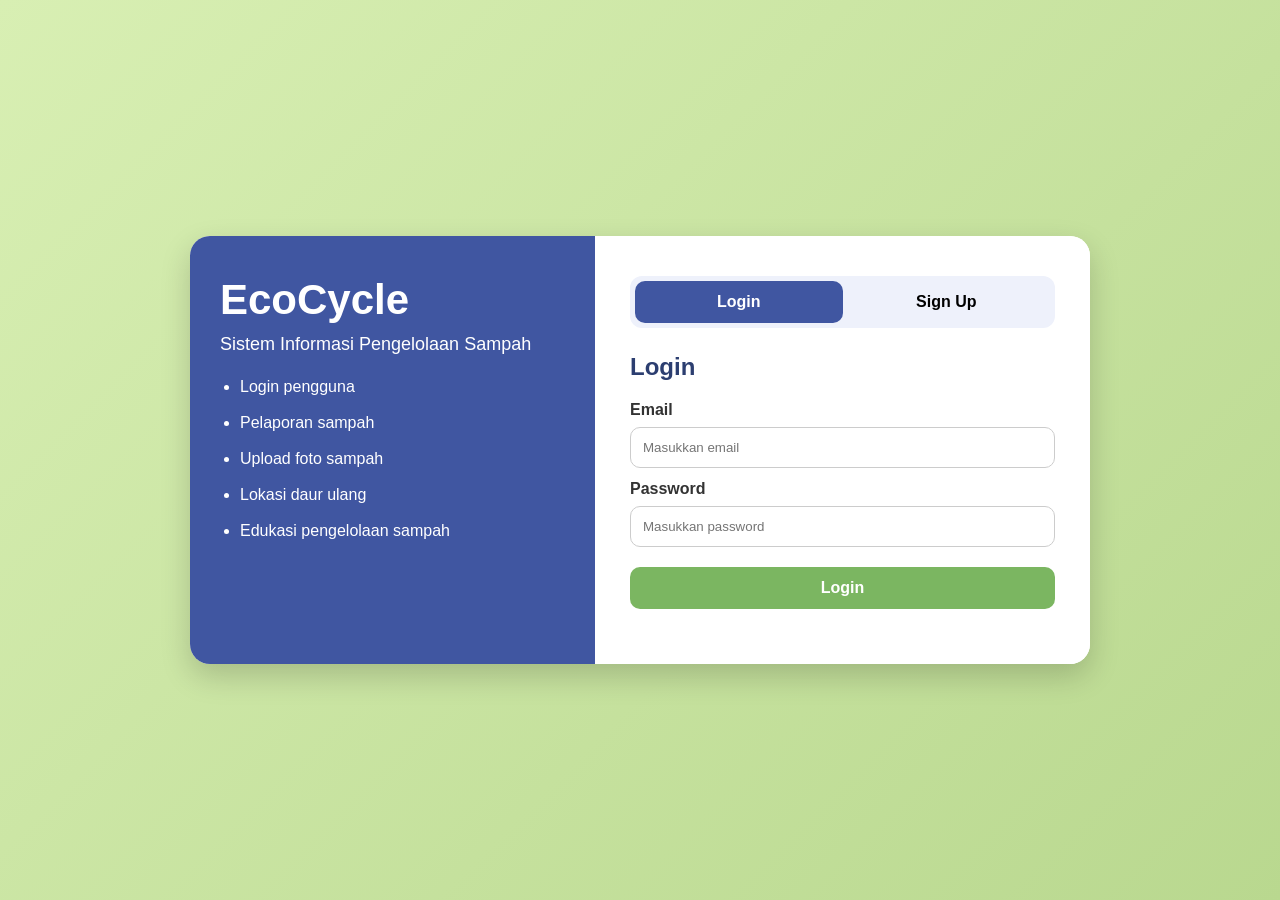
<file: index.html>
<!DOCTYPE html>
<html lang="id">
<head>
  <meta charset="UTF-8">
  <meta name="viewport" content="width=device-width, initial-scale=1.0">
  <title>EcoCycle - Login & Sign Up</title>
  <link rel="stylesheet" href="style.css">
</head>
<body>

  <div class="container">
    <div class="left-panel">
      <h1>EcoCycle</h1>
      <p>Sistem Informasi Pengelolaan Sampah</p>

      <ul>
        <li>Login pengguna</li>
        <li>Pelaporan sampah</li>
        <li>Upload foto sampah</li>
        <li>Lokasi daur ulang</li>
        <li>Edukasi pengelolaan sampah</li>
      </ul>
    </div>

    <div class="right-panel">
      <div class="tab-menu">
        <button id="btnLogin" class="active">Login</button>
        <button id="btnSignup">Sign Up</button>
      </div>

      <form id="loginForm" class="form active">
        <h2>Login</h2>

        <label for="loginEmail">Email</label>
        <input type="email" id="loginEmail" placeholder="Masukkan email">

        <label for="loginPassword">Password</label>
        <input type="password" id="loginPassword" placeholder="Masukkan password">

        <button type="submit" class="submit-btn">Login</button>
        <p id="loginMessage"></p>
      </form>

      <form id="signupForm" class="form">
        <h2>Sign Up</h2>

        <label for="signupName">Nama</label>
        <input type="text" id="signupName" placeholder="Masukkan nama">

        <label for="signupEmail">Email</label>
        <input type="email" id="signupEmail" placeholder="Masukkan email">

        <label for="signupPassword">Password</label>
        <input type="password" id="signupPassword" placeholder="Masukkan password">

        <button type="submit" class="submit-btn">Sign Up</button>
        <p id="signupMessage"></p>
      </form>
    </div>
  </div>

  <script src="script.js"></script>
</body>
</html>
</file>
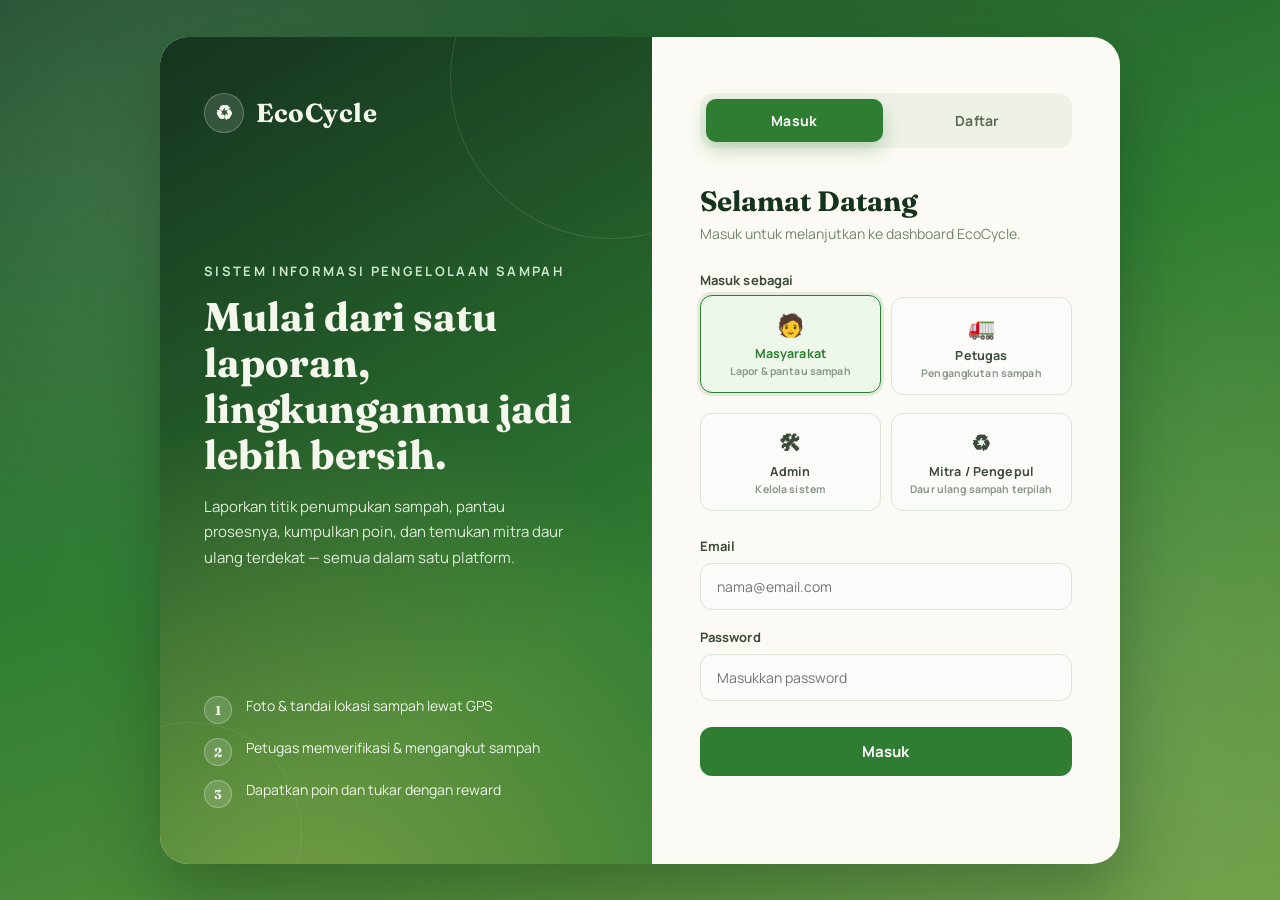
<file: EcoCycle Fixxx/index.html>
<!DOCTYPE html>
<html lang="id">
<head>
  <meta charset="UTF-8">
  <meta name="viewport" content="width=device-width, initial-scale=1.0">
  <title>EcoCycle - Login & Daftar</title>
  <link rel="stylesheet" href="assets/css/style2.css">
</head>

<body class="auth-body">
  <div class="auth-shell">
    <div class="auth-brand">

      <div class="brand-mark"><span class="leaf">♻</span>EcoCycle</div>
      <div class="brand-copy">
        <div class="eyebrow">Sistem Informasi Pengelolaan Sampah</div>
        <h1>Mulai dari satu laporan, lingkunganmu jadi lebih bersih.</h1>
        <p>Laporkan titik penumpukan sampah, pantau prosesnya, kumpulkan poin, dan temukan mitra daur ulang terdekat — semua dalam satu platform.</p>
      </div>
      <div class="brand-steps">
        <div class="brand-step"><span class="num">1</span><span>Foto &amp; tandai lokasi sampah lewat GPS</span></div>
        <div class="brand-step"><span class="num">2</span><span>Petugas memverifikasi &amp; mengangkut sampah</span></div>
        <div class="brand-step">
          <span class="num">3</span>
          <span>Dapatkan poin dan tukar dengan reward</span>
        </div>
      </div>
    </div>

    <div class="auth-forms">
      <div class="tab-menu">
        <button id="btnLogin" class="active">Masuk</button>
        <button id="btnSignup">Daftar</button>
      </div>

      <form id="loginForm" class="form active">
        <h2>Selamat Datang</h2>
        <p class="subtitle">Masuk untuk melanjutkan ke dashboard EcoCycle.</p>

        <div class="role-field">
          <label>Masuk sebagai</label>
          <div class="role-grid" id="loginRoleGrid">
            <label class="role-card selected" data-role="masyarakat">
              <input type="radio" name="loginRole" value="masyarakat" checked>
              <span class="role-icon">🧑</span>
              <span class="role-name">Masyarakat</span>
              <span class="role-desc">Lapor & pantau sampah</span>
            </label>
            <label class="role-card" data-role="petugas">
              <input type="radio" name="loginRole" value="petugas">
              <span class="role-icon">🚛</span>
              <span class="role-name">Petugas</span>
              <span class="role-desc">Pengangkutan sampah</span>
            </label>
            <label class="role-card" data-role="admin">
              <input type="radio" name="loginRole" value="admin">
              <span class="role-icon">🛠</span>
              <span class="role-name">Admin</span>
              <span class="role-desc">Kelola sistem</span>
            </label>
            <label class="role-card" data-role="pengepul">
              <input type="radio" name="loginRole" value="pengepul">
              <span class="role-icon">♻</span>
              <span class="role-name">Mitra / Pengepul</span>
              <span class="role-desc">Daur ulang sampah terpilah</span>
            </label>
          </div>
        </div>

        <div class="field">
          <label for="loginEmail">Email</label>
          <input type="email" id="loginEmail" placeholder="nama@email.com" required>
        </div>
        <div class="field">
          <label for="loginPassword">Password</label>
          <input type="password" id="loginPassword" placeholder="Masukkan password" required>
        </div>
        <button type="submit" class="submit-btn">Masuk</button>
        <p id="loginMessage"></p>
      </form>

      <form id="signupForm" class="form">
        <h2>Buat Akun</h2>
        <p class="subtitle">Daftar gratis dan mulai berpartisipasi menjaga lingkungan.</p>

        <div class="role-field">
          <label>Daftar sebagai</label>
          <div class="role-grid" id="signupRoleGrid">
            <label class="role-card selected" data-role="masyarakat">
              <input type="radio" name="signupRole" value="masyarakat" checked>
              <span class="role-icon">🧑</span>
              <span class="role-name">Masyarakat</span>
              <span class="role-desc">Lapor & pantau sampah</span>
            </label>
            <label class="role-card" data-role="petugas">
              <input type="radio" name="signupRole" value="petugas">
              <span class="role-icon">🚛</span>
              <span class="role-name">Petugas</span>
              <span class="role-desc">Pengangkutan sampah</span>
            </label>
            <label class="role-card" data-role="pengepul">
              <input type="radio" name="signupRole" value="pengepul">
              <span class="role-icon">♻</span>
              <span class="role-name">Mitra / Pengepul</span>
              <span class="role-desc">Daur ulang sampah terpilah</span>
            </label>
          </div>
        </div>

        <div class="field">
          <label for="signupName">Nama Lengkap</label>
          <input type="text" id="signupName" placeholder="Nama kamu" required>
        </div>
        <div class="field">
          <label for="signupEmail">Email</label>
          <input type="email" id="signupEmail" placeholder="nama@email.com" required>
        </div>
        <div class="field">
          <label for="signupPassword">Password</label>
          <input type="password" id="signupPassword" placeholder="Buat password" required>
        </div>
        <button type="submit" class="submit-btn">Daftar</button>
        <p id="signupMessage"></p>
      </form>
    </div>

  </div>

  <script src="assets/js/script2.js"></script>
</body>
</html>
</file>
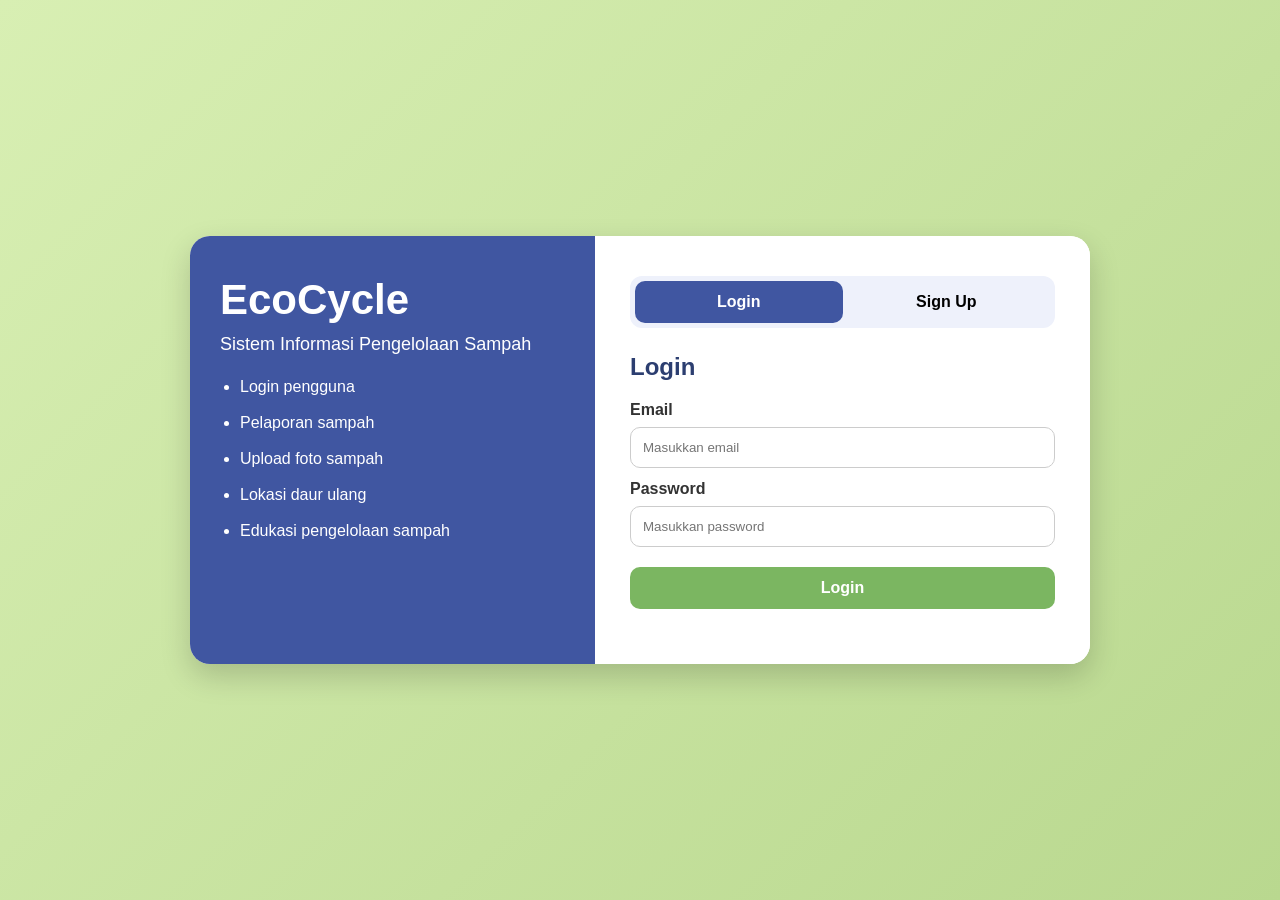
<file: dashboard.html>
<!DOCTYPE html>
<html lang="id">
<head>
  <meta charset="UTF-8">
  <meta name="viewport" content="width=device-width, initial-scale=1.0">
  <title>Dashboard EcoCycle</title>
  <style>
    * {
      margin: 0;
      padding: 0;
      box-sizing: border-box;
      font-family: Arial, sans-serif;
    }

    body {
      min-height: 100vh;
      background: linear-gradient(135deg, #d8efb3, #b9d88f);
      display: flex;
      justify-content: center;
      align-items: center;
      padding: 20px;
    }

    .box {
      width: 700px;
      max-width: 100%;
      background: white;
      border-radius: 18px;
      padding: 35px;
      box-shadow: 0 12px 30px rgba(0, 0, 0, 0.18);
    }

    h1 {
      color: #4056a1;
      margin-bottom: 15px;
    }

    p {
      margin-bottom: 12px;
      font-size: 16px;
    }

    .logout-btn {
      margin-top: 20px;
      padding: 12px 18px;
      border: none;
      background: #dc2626;
      color: white;
      border-radius: 10px;
      cursor: pointer;
      font-weight: bold;
    }

    .logout-btn:hover {
      background: #b91c1c;
    }
  </style>
</head>
<body>
  <div class="box">
    <h1>Dashboard EcoCycle</h1>
    <p id="userText"></p>
    <p>Selamat datang di website pengelolaan sampah.</p>
    <button class="logout-btn" onclick="logout()">Logout</button>
  </div>

  <script>
    let user = JSON.parse(localStorage.getItem("currentUser"));

    if (!user) {
      window.location = "index.html";
    } else {
      document.getElementById("userText").innerHTML = "Halo, " + user.name;
    }

    function logout() {
      localStorage.removeItem("currentUser");
      window.location = "index.html";
    }
  </script>
</body>
</html>
</file>
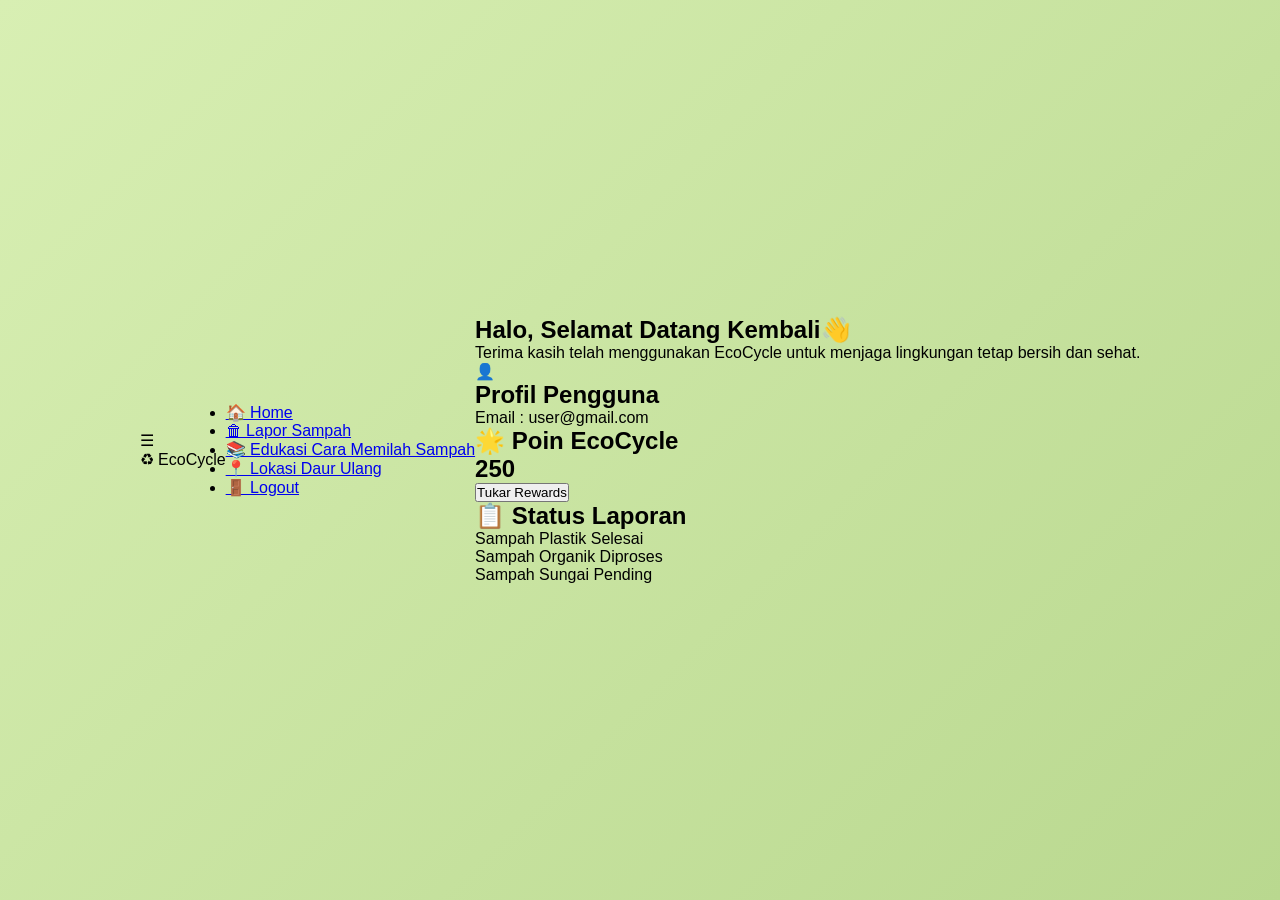
<file: dashboard2.html>
<!DOCTYPE html>
<html lang="id">
<head>
  <meta charset="UTF-8">
  <meta name="viewport" content="width=device-width, initial-scale=1.0">
  <title>EcoCycle Dashboard</title>
  <link rel="stylesheet" href="style.css">
</head>

<body class="dashboard-body">
  <nav class="navbar">
    <div class="left-navbar">
      <div class="menu-toggle" id="menuToggle">☰</div>
      <div class="logo">♻ EcoCycle</div>
    </div>
  </nav>

  <ul class="nav-menu" id="navMenu">
    <li>
      <a href="#">🏠 Home</a>
    </li>
    <li>
      <a href="#">🗑 Lapor Sampah</a>
    </li>
    <li>
      <a href="#">📚 Edukasi Cara Memilah Sampah</a>
    </li>
    <li>
      <a href="#">📍 Lokasi Daur Ulang</a>
    </li>
    <li>
      <a href="index.html">🚪 Logout</a>
    </li>
  </ul>

  <section class="dashboard-container">
    <div class="welcome-card">
      <h1>Halo, Selamat Datang Kembali👋</h1>
      <p>Terima kasih telah menggunakan EcoCycle untuk menjaga lingkungan tetap bersih dan sehat.</p>
    </div>

    <div class="profile-card">
      <div class="profile-left">
        <div class="profile-image">👤</div>
        <div>
          <h2>Profil Pengguna</h2>
          <p>Email : user@gmail.com</p>
        </div>
      </div>
    </div>

    <div class="point-card">
      <h2>🌟 Poin EcoCycle</h2>
      <h1>250</h1>
      <button>Tukar Rewards</button>
    </div>

    <div class="status-card">
      <h2>📋 Status Laporan</h2>
      <div class="status-item">
        <span>Sampah Plastik</span>
        <span class="status selesai">Selesai</span>
      </div>

      <div class="status-item">
        <span>Sampah Organik</span>
        <span class="status proses">Diproses</span>
      </div>

      <div class="status-item">
        <span>Sampah Sungai</span>
        <span class="status pending">Pending</span>
      </div>
    </div>
  </section>

  <script>
    let menuToggle = document.getElementById("menuToggle");
    let navMenu = document.getElementById("navMenu");
    menuToggle.onclick = function () {
      navMenu.classList.toggle("show");
    };
  </script>

</body>
</html>
</file>
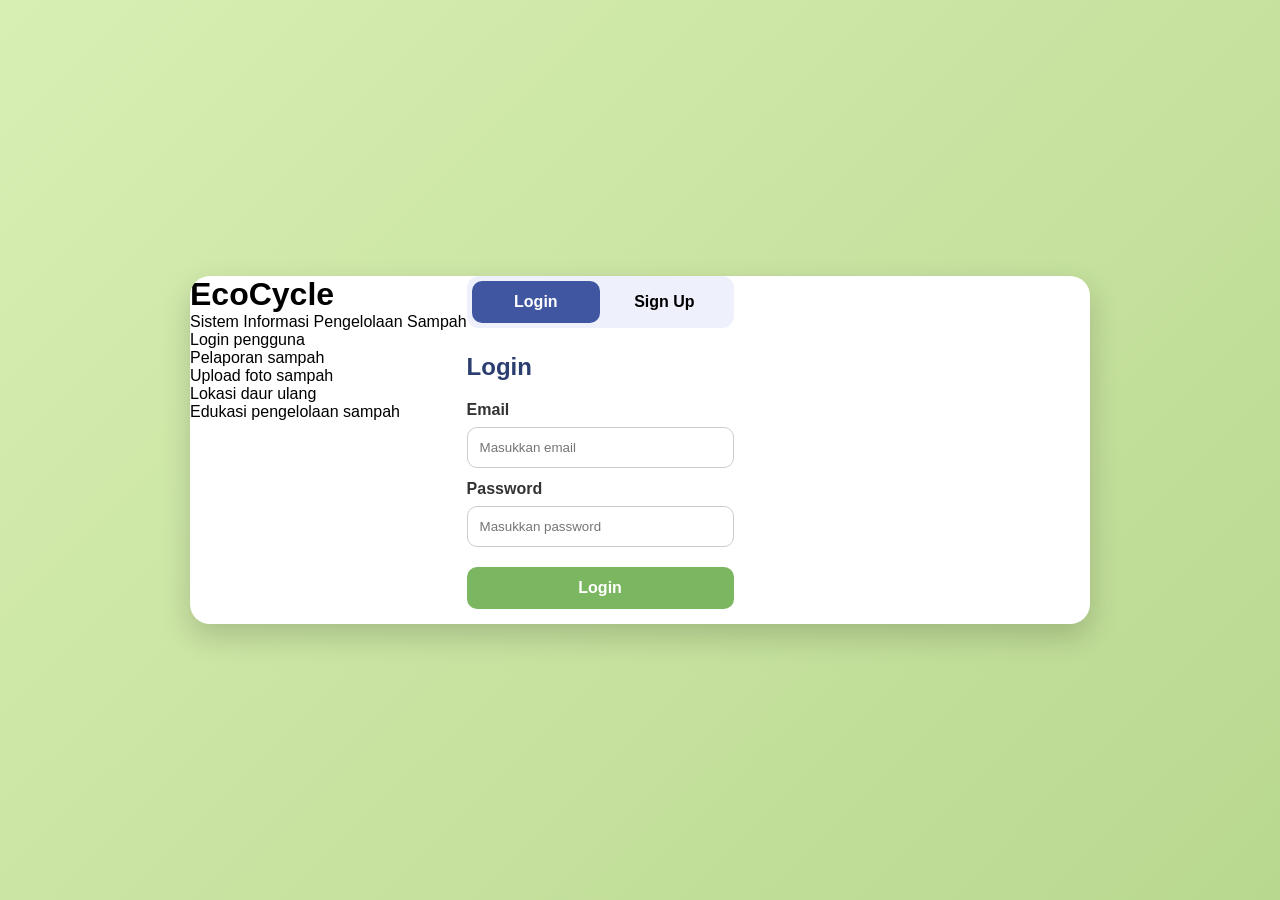
<file: index2.html>
<!DOCTYPE html>
<html lang="id">
<head>
  <meta charset="UTF-8">
  <meta name="viewport" content="width=device-width, initial-scale=1.0">
  <title>EcoCycle - Login & Sign Up</title>
  <link rel="stylesheet" href="style.css">
</head>

<body>
  <div class="container">
    <div class="option-left">
      <h1>EcoCycle</h1>
      <p>Sistem Informasi Pengelolaan Sampah</p>

      <ul>
        <li>Login pengguna</li>
        <li>Pelaporan sampah</li>
        <li>Upload foto sampah</li>
        <li>Lokasi daur ulang</li>
        <li>Edukasi pengelolaan sampah</li>
      </ul>
  </div>

  <div class="option-right">
    <div class="tab-menu">
      <button id="btnLogin" class="active">Login</button>
      <button id="btnSignup">Sign Up</button>
    </div>

    <form id="loginForm" class="form active">
      <h2>Login</h2>
      <label for="loginEmail">Email</label>
      <input type="email" id="loginEmail" placeholder="Masukkan email">
      <label for="loginPassword">Password</label>
      <input type="password" id="loginPassword" placeholder="Masukkan password">
      <button type="submit" class="submit-btn">Login</button>
      <p id="loginMessage"></p>
    </form>

    <form id="signupForm" class="form">
      <h2>Sign Up</h2>
      <label for="signupName">Nama</label>
      <input type="text" id="signupName" placeholder="Masukkan nama">
      <label for="signupEmail">Email</label>
      <input type="email" id="signupEmail" placeholder="Masukkan email">
      <label for="signupPassword">Password</label>
      <input type="password" id="signupPassword" placeholder="Masukkan password">
        <button type="submit" class="submit-btn">Sign Up</button>
        <p id="signupMessage"></p>
    </form>
    </div>
  </div>

  <script src="script.js"></script>
</body>
</html>
</file>
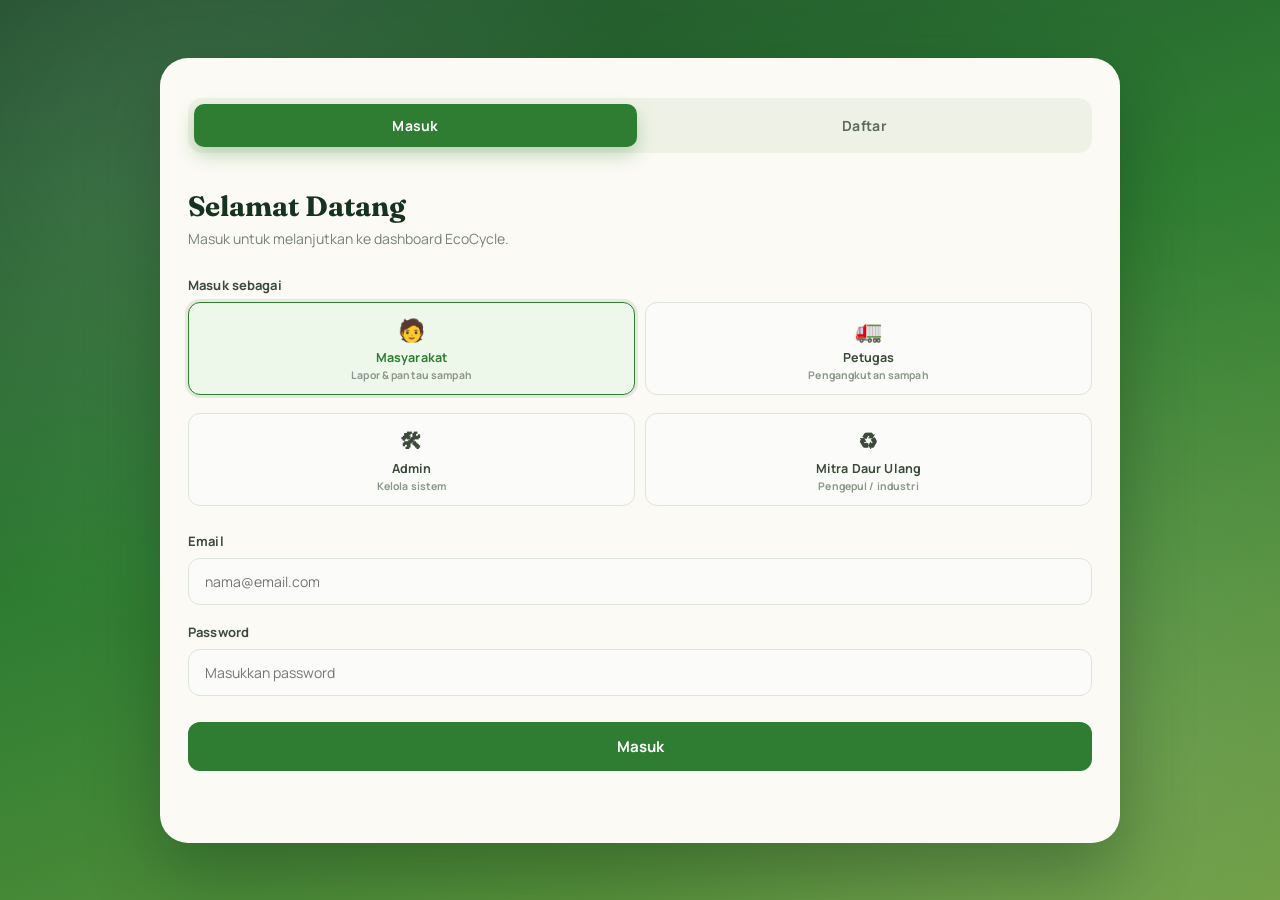
<file: EcoCycle Lagi/index2.html>
<!DOCTYPE html>
<html lang="id">
<head>
  <meta charset="UTF-8">
  <meta name="viewport" content="width=device-width, initial-scale=1.0">
  <title>EcoCycle - Login & Daftar</title>
  <link rel="stylesheet" href="style2.css">
</head>

<body class="auth-body">
  <div class="auth-shell">

    <div class="auth-brand">
      <div class="brand-mark">
        <span class="leaf">♻</span>
        EcoCycle
      </div>

      <div class="brand-copy">
        <div class="eyebrow">Sistem Informasi Pengelolaan Sampah</div>
        <h1>Mulai dari satu laporan, lingkunganmu jadi lebih bersih.</h1>
        <p>Laporkan titik penumpukan sampah, pantau prosesnya, kumpulkan poin, dan temukan mitra daur ulang terdekat — semua dalam satu platform.</p>
      </div>

      <div class="brand-steps">
        <div class="brand-step">
          <span class="num">1</span>
          <span>Foto &amp; tandai lokasi sampah lewat GPS</span>
        </div>
        <div class="brand-step">
          <span class="num">2</span>
          <span>Petugas memverifikasi &amp; mengangkut sampah</span>
        </div>
        <div class="brand-step">
          <span class="num">3</span>
          <span>Dapatkan poin dan tukar dengan reward</span>
        </div>
      </div>
    </div>

    <div class="auth-forms">
      <div class="tab-menu">
        <button id="btnLogin" class="active">Masuk</button>
        <button id="btnSignup">Daftar</button>
      </div>

      <form id="loginForm" class="form active">
        <h2>Selamat Datang</h2>
        <p class="subtitle">Masuk untuk melanjutkan ke dashboard EcoCycle.</p>

        <div class="role-field">
          <label>Masuk sebagai</label>
          <div class="role-grid" id="loginRoleGrid">
            <label class="role-card selected" data-role="masyarakat">
              <input type="radio" name="loginRole" value="masyarakat" checked>
              <span class="role-icon">🧑</span>
              <span class="role-name">Masyarakat</span>
              <span class="role-desc">Lapor & pantau sampah</span>
            </label>
            <label class="role-card" data-role="petugas">
              <input type="radio" name="loginRole" value="petugas">
              <span class="role-icon">🚛</span>
              <span class="role-name">Petugas</span>
              <span class="role-desc">Pengangkutan sampah</span>
            </label>
            <label class="role-card" data-role="admin">
              <input type="radio" name="loginRole" value="admin">
              <span class="role-icon">🛠</span>
              <span class="role-name">Admin</span>
              <span class="role-desc">Kelola sistem</span>
            </label>
            <label class="role-card" data-role="pengepul">
              <input type="radio" name="loginRole" value="pengepul">
              <span class="role-icon">♻</span>
              <span class="role-name">Mitra Daur Ulang</span>
              <span class="role-desc">Pengepul / industri</span>
            </label>
          </div>
        </div>

        <div class="field">
          <label for="loginEmail">Email</label>
          <input type="email" id="loginEmail" placeholder="nama@email.com" required>
        </div>
        <div class="field">
          <label for="loginPassword">Password</label>
          <input type="password" id="loginPassword" placeholder="Masukkan password" required>
        </div>
        <button type="submit" class="submit-btn">Masuk</button>
        <p id="loginMessage"></p>
      </form>

      <form id="signupForm" class="form">
        <h2>Buat Akun</h2>
        <p class="subtitle">Daftar gratis dan mulai berpartisipasi menjaga lingkungan.</p>

        <div class="role-field">
          <label>Daftar sebagai</label>
          <div class="role-grid" id="signupRoleGrid">
            <label class="role-card selected" data-role="masyarakat">
              <input type="radio" name="signupRole" value="masyarakat" checked>
              <span class="role-icon">🧑</span>
              <span class="role-name">Masyarakat</span>
              <span class="role-desc">Lapor & pantau sampah</span>
            </label>
            <label class="role-card" data-role="petugas">
              <input type="radio" name="signupRole" value="petugas">
              <span class="role-icon">🚛</span>
              <span class="role-name">Petugas</span>
              <span class="role-desc">Pengangkutan sampah</span>
            </label>
            <label class="role-card" data-role="admin">
              <input type="radio" name="signupRole" value="admin">
              <span class="role-icon">🛠</span>
              <span class="role-name">Admin</span>
              <span class="role-desc">Kelola sistem</span>
            </label>
            <label class="role-card" data-role="pengepul">
              <input type="radio" name="signupRole" value="pengepul">
              <span class="role-icon">♻</span>
              <span class="role-name">Mitra Daur Ulang</span>
              <span class="role-desc">Pengepul / industri</span>
            </label>
          </div>
        </div>

        <div class="field">
          <label for="signupName">Nama Lengkap</label>
          <input type="text" id="signupName" placeholder="Nama kamu" required>
        </div>
        <div class="field">
          <label for="signupEmail">Email</label>
          <input type="email" id="signupEmail" placeholder="nama@email.com" required>
        </div>
        <div class="field">
          <label for="signupPassword">Password</label>
          <input type="password" id="signupPassword" placeholder="Buat password" required>
        </div>
        <button type="submit" class="submit-btn">Daftar</button>
        <p id="signupMessage"></p>
      </form>
    </div>

  </div>

  <script src="script2.js"></script>
</body>
</html>
</file>
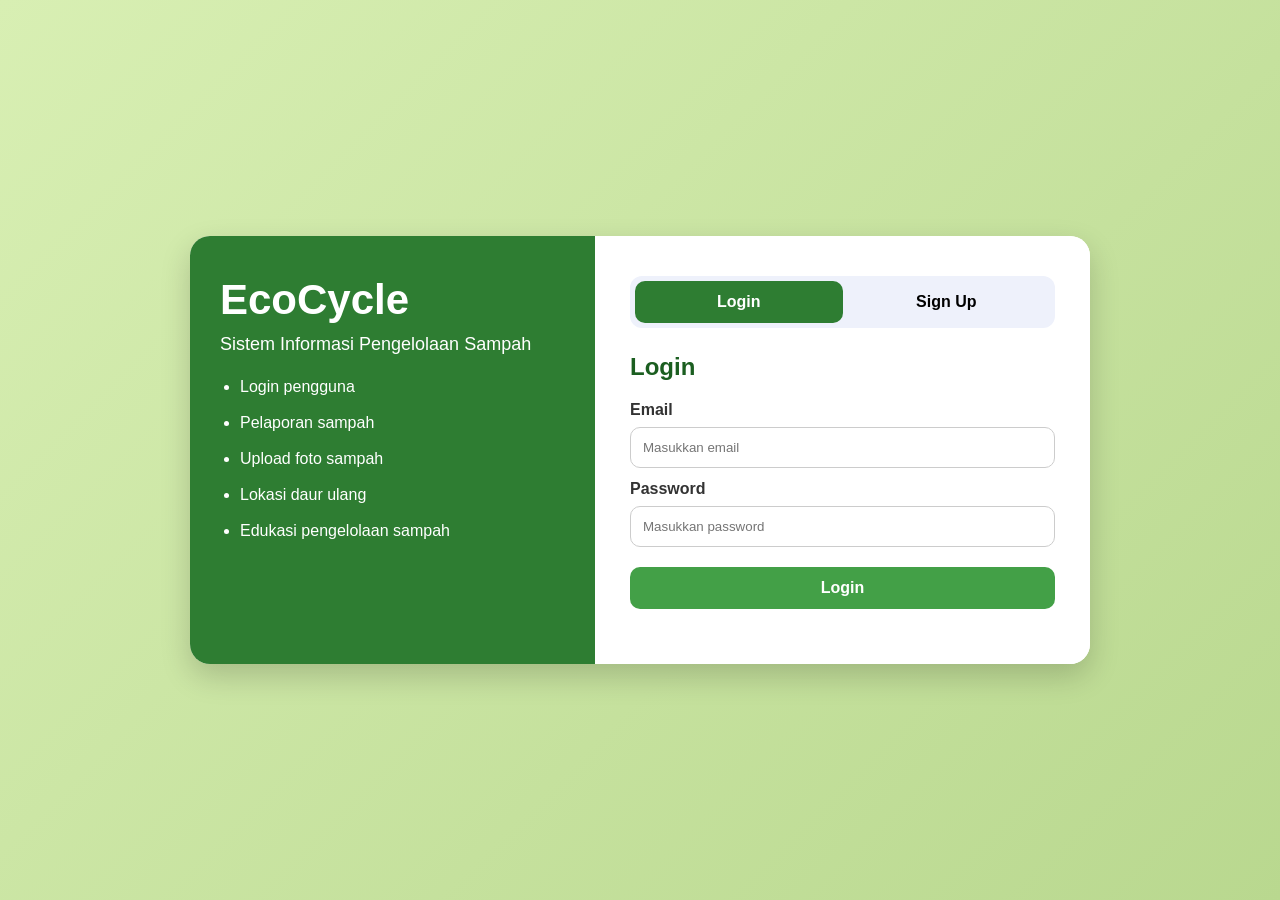
<file: progres 3/index2.html>
<!DOCTYPE html>
<html lang="id">
<head>
  <meta charset="UTF-8">
  <meta name="viewport" content="width=device-width, initial-scale=1.0">
  <title>EcoCycle - Login & Sign Up</title>
  <link rel="stylesheet" href="style2.css">
</head>

<body>
  <div class="container">
    <div class="option-left">
      <h1>EcoCycle</h1>
      <p>Sistem Informasi Pengelolaan Sampah</p>

      <ul>
        <li>Login pengguna</li>
        <li>Pelaporan sampah</li>
        <li>Upload foto sampah</li>
        <li>Lokasi daur ulang</li>
        <li>Edukasi pengelolaan sampah</li>
      </ul>
  </div>

  <div class="option-right">
    <div class="tab-menu">
      <button id="btnLogin" class="active">Login</button>
      <button id="btnSignup">Sign Up</button>
    </div>

    <form id="loginForm" class="form active">
      <h2>Login</h2>
      <label for="loginEmail">Email</label>
      <input type="email" id="loginEmail" placeholder="Masukkan email">
      <label for="loginPassword">Password</label>
      <input type="password" id="loginPassword" placeholder="Masukkan password">
      <button type="submit" class="submit-btn">Login</button>
      <p id="loginMessage"></p>
    </form>

    <form id="signupForm" class="form">
      <h2>Sign Up</h2>
      <label for="signupName">Nama</label>
      <input type="text" id="signupName" placeholder="Masukkan nama">
      <label for="signupEmail">Email</label>
      <input type="email" id="signupEmail" placeholder="Masukkan email">
      <label for="signupPassword">Password</label>
      <input type="password" id="signupPassword" placeholder="Masukkan password">
        <button type="submit" class="submit-btn">Sign Up</button>
        <p id="signupMessage"></p>
    </form>
    </div>
  </div>

  <script src="script2.js"></script>
</body>
</html>
</file>
<file: style.css>
* {
  margin: 0;
  padding: 0;
  box-sizing: border-box;
  font-family: Arial, sans-serif;
}

body {
  min-height: 100vh;
  background: linear-gradient(135deg, #d8efb3, #b9d88f);
  display: flex;
  justify-content: center;
  align-items: center;
  padding: 20px;
}

.container {
  width: 900px;
  max-width: 100%;
  background: white;
  border-radius: 20px;
  overflow: hidden;
  display: flex;
  box-shadow: 0 12px 30px rgba(0, 0, 0, 0.18);
}

.left-panel {
  width: 45%;
  background: #4056a1;
  color: white;
  padding: 40px 30px;
}

.left-panel h1 {
  font-size: 42px;
  margin-bottom: 10px;
}

.left-panel p {
  margin-bottom: 20px;
  font-size: 18px;
}

.left-panel ul {
  padding-left: 20px;
}

.left-panel ul li {
  margin-bottom: 12px;
  line-height: 1.5;
}

.right-panel {
  width: 55%;
  padding: 40px 35px;
  background: #ffffff;
}

.tab-menu {
  display: flex;
  margin-bottom: 25px;
  background: #eef1fb;
  border-radius: 12px;
  padding: 5px;
}

.tab-menu button {
  flex: 1;
  padding: 12px;
  border: none;
  background: transparent;
  cursor: pointer;
  border-radius: 10px;
  font-size: 16px;
  font-weight: bold;
}

.tab-menu button.active {
  background: #4056a1;
  color: white;
}

.form {
  display: none;
}

.form.active {
  display: block;
}

.form h2 {
  margin-bottom: 20px;
  color: #2c3e70;
}

.form label {
  display: block;
  margin-bottom: 8px;
  margin-top: 12px;
  font-weight: bold;
  color: #333;
}

.form input {
  width: 100%;
  padding: 12px;
  border: 1px solid #ccc;
  border-radius: 10px;
  outline: none;
}

.form input:focus {
  border-color: #4056a1;
}

.submit-btn {
  width: 100%;
  margin-top: 20px;
  padding: 12px;
  border: none;
  background: #7bb661;
  color: white;
  font-size: 16px;
  font-weight: bold;
  border-radius: 10px;
  cursor: pointer;
}

.submit-btn:hover {
  background: #689c51;
}

#loginMessage,
#signupMessage {
  margin-top: 15px;
  font-size: 14px;
  font-weight: bold;
}

@media (max-width: 768px) {
  .container {
    flex-direction: column;
  }

  .left-panel,
  .right-panel {
    width: 100%;
  }
}
</file>
<file: EcoCycle Fixxx/assets/css/style2.css>
@import url('https://fonts.googleapis.com/css2?family=Fraunces:opsz,wght@9..144,600..900&family=Manrope:wght@400;500;600;700;800&display=swap');

* {
  margin: 0;
  padding: 0;
  box-sizing: border-box;
}

body {
  font-family: 'Manrope', sans-serif;
  color: #1c2b1f;
}

/* =========================================================
   AUTH PAGE (Login & Sign Up)
========================================================= */
.auth-body {
  min-height: 100vh;
  background:
    radial-gradient(circle at 15% 20%, rgba(255,255,255,0.12) 0, transparent 35%),
    radial-gradient(circle at 85% 80%, rgba(255,255,255,0.10) 0, transparent 40%),
    linear-gradient(160deg, #1f4d2c 0%, #2e7d32 45%, #6b9b3f 100%);
  display: flex;
  justify-content: center;
  align-items: center;
  padding: 24px;
}

.auth-shell {
  width: 960px;
  max-width: 100%;
  background: #fbfaf4;
  border-radius: 28px;
  overflow: hidden;
  display: grid;
  grid-template-columns: 1.05fr 1fr;
  box-shadow: 0 30px 70px rgba(15, 40, 20, 0.35);
  position: relative;
}

/* Left panel — brand / story side */
.auth-brand {
  background:
    radial-gradient(circle at 30% 110%, rgba(255, 214, 102, 0.35) 0, transparent 55%),
    linear-gradient(150deg, #16331f 0%, #2e7d32 75%);
  color: #f4f7ec;
  padding: 56px 44px;
  display: flex;
  flex-direction: column;
  justify-content: space-between;
  position: relative;
  overflow: hidden;
}

.auth-brand::before {
  content: "";
  position: absolute;
  width: 320px;
  height: 320px;
  border-radius: 50%;
  border: 1px solid rgba(255,255,255,0.12);
  top: -120px;
  right: -120px;
}

.auth-brand::after {
  content: "";
  position: absolute;
  width: 220px;
  height: 220px;
  border-radius: 50%;
  border: 1px solid rgba(255,255,255,0.08);
  bottom: -80px;
  left: -80px;
}

.brand-mark {
  display: flex;
  align-items: center;
  gap: 12px;
  font-family: 'Fraunces', serif;
  font-size: 26px;
  font-weight: 700;
  letter-spacing: 0.02em;
  position: relative;
  z-index: 1;
}

.brand-mark .leaf {
  width: 40px;
  height: 40px;
  border-radius: 50%;
  background: rgba(255,255,255,0.12);
  display: flex;
  align-items: center;
  justify-content: center;
  font-size: 20px;
  border: 1px solid rgba(255,255,255,0.25);
}

.brand-copy {
  position: relative;
  z-index: 1;
  margin-top: 40px;
}

.brand-copy .eyebrow {
  font-size: 13px;
  letter-spacing: 0.18em;
  text-transform: uppercase;
  color: #c8e6c9;
  font-weight: 700;
  margin-bottom: 14px;
}

.brand-copy h1 {
  font-family: 'Fraunces', serif;
  font-size: 40px;
  line-height: 1.15;
  font-weight: 700;
  margin-bottom: 16px;
}

.brand-copy p {
  font-size: 15px;
  line-height: 1.7;
  color: #dfe9d8;
  max-width: 380px;
}

.brand-steps {
  position: relative;
  z-index: 1;
  display: flex;
  flex-direction: column;
  gap: 14px;
  margin-top: 36px;
}

.brand-step {
  display: flex;
  align-items: flex-start;
  gap: 14px;
  font-size: 14px;
  color: #eef5e9;
}

.brand-step .num {
  font-family: 'Fraunces', serif;
  font-weight: 700;
  font-size: 13px;
  width: 28px;
  height: 28px;
  border-radius: 50%;
  background: rgba(255,255,255,0.14);
  border: 1px solid rgba(255,255,255,0.3);
  display: flex;
  align-items: center;
  justify-content: center;
  flex-shrink: 0;
}

/* Right panel — forms */
.auth-forms {
  padding: 56px 48px;
  display: flex;
  flex-direction: column;
  justify-content: center;
}

.tab-menu {
  display: flex;
  gap: 6px;
  margin-bottom: 36px;
  background: #eef2e6;
  border-radius: 14px;
  padding: 6px;
}

.tab-menu button {
  flex: 1;
  padding: 12px;
  border: none;
  background: transparent;
  cursor: pointer;
  border-radius: 10px;
  font-size: 14px;
  font-weight: 700;
  font-family: 'Manrope', sans-serif;
  letter-spacing: 0.02em;
  color: #5b6b57;
  transition: all 0.25s ease;
}

.tab-menu button.active {
  background: #2e7d32;
  color: #fff;
  box-shadow: 0 8px 18px rgba(46, 125, 50, 0.28);
}

.form {
  display: none;
}

.form.active {
  display: block;
  animation: fadeIn 0.35s ease;
}

@keyframes fadeIn {
  from { opacity: 0; transform: translateY(6px); }
  to { opacity: 1; transform: translateY(0); }
}

.form h2 {
  font-family: 'Fraunces', serif;
  font-size: 28px;
  font-weight: 700;
  color: #16331f;
  margin-bottom: 6px;
}

.form .subtitle {
  font-size: 14px;
  color: #768472;
  margin-bottom: 28px;
}

.field {
  margin-bottom: 18px;
}

.form label {
  display: block;
  margin-bottom: 8px;
  font-size: 13px;
  font-weight: 700;
  color: #3c4a3a;
  letter-spacing: 0.01em;
}

.form input {
  width: 100%;
  padding: 13px 16px;
  border: 1.5px solid #dde5d8;
  border-radius: 12px;
  outline: none;
  font-size: 14px;
  font-family: 'Manrope', sans-serif;
  background: #fbfcf9;
  transition: border-color 0.2s ease, box-shadow 0.2s ease;
}

.form input:focus {
  border-color: #2e7d32;
  box-shadow: 0 0 0 4px rgba(46, 125, 50, 0.10);
}

.submit-btn {
  width: 100%;
  margin-top: 8px;
  padding: 14px;
  border: none;
  background: #2e7d32;
  color: white;
  font-size: 15px;
  font-weight: 700;
  font-family: 'Manrope', sans-serif;
  border-radius: 12px;
  cursor: pointer;
  transition: background 0.2s ease, transform 0.15s ease, box-shadow 0.2s ease;
}

.submit-btn:hover {
  background: #1b5e20;
  transform: translateY(-2px);
  box-shadow: 0 8px 20px rgba(46,125,50,0.25);
}

.submit-btn:active {
  transform: translateY(0);
}

#loginMessage,
#signupMessage {
  margin-top: 14px;
  font-size: 13.5px;
  font-weight: 700;
  min-height: 18px;
}

.msg-success { color: #2e7d32; }
.msg-error   { color: #c62828; }

/* =========================================================
   DASHBOARD / GENERAL APP
========================================================= */
.dashboard-body {
  background: #eef8ea;
  font-family: 'Manrope', sans-serif;
  min-height: 100vh;
}

/* NAVBAR */
.navbar {
  background: #2e7d32;
  padding: 0 25px;
  color: white;
  position: sticky;
  top: 0;
  z-index: 50;
  height: 64px;
  display: flex;
  align-items: center;
  justify-content: space-between;
  box-shadow: 0 4px 18px rgba(0,0,0,0.12);
}

.left-navbar {
  display: flex;
  align-items: center;
  gap: 20px;
}

.logo {
  font-family: 'Fraunces', serif;
  font-size: 24px;
  font-weight: 700;
  letter-spacing: 0.01em;
}

.menu-toggle {
  font-size: 26px;
  cursor: pointer;
  line-height: 1;
  padding: 4px 6px;
  border-radius: 8px;
  transition: background 0.2s;
}

.menu-toggle:hover {
  background: rgba(255,255,255,0.15);
}

/* Navbar kanan — info user */
.navbar-right {
  display: flex;
  align-items: center;
  gap: 12px;
  font-size: 13.5px;
  font-weight: 600;
  opacity: 0.92;
}

.navbar-right .nav-user-avatar {
  width: 34px;
  height: 34px;
  border-radius: 50%;
  background: rgba(255,255,255,0.2);
  border: 2px solid rgba(255,255,255,0.35);
  display: flex;
  align-items: center;
  justify-content: center;
  font-size: 16px;
  overflow: hidden;
  flex-shrink: 0;
}

.navbar-right .nav-user-avatar img {
  width: 100%;
  height: 100%;
  object-fit: cover;
}

/* Sidebar Overlay */
.nav-overlay {
  display: none;
  position: fixed;
  inset: 0;
  background: rgba(0,0,0,0.35);
  z-index: 99;
  backdrop-filter: blur(2px);
}

.nav-overlay.show {
  display: block;
}

/* SIDEBAR */
.nav-menu {
  position: fixed;
  top: 0;
  left: -300px;
  width: 272px;
  height: 100%;
  background: #fff;
  list-style: none;
  padding-top: 0;
  transition: left 0.28s cubic-bezier(0.4,0,0.2,1);
  box-shadow: 6px 0 30px rgba(0,0,0,0.12);
  z-index: 100;
  overflow-y: auto;
}

.nav-menu.show {
  left: 0;
}

/* Header sidebar */
.nav-menu::before {
  content: '';
  display: block;
  height: 64px;
  background: #2e7d32;
  margin-bottom: 8px;
}

.nav-menu li {
  border-bottom: 1px solid #f0f4ee;
}

.nav-menu li a {
  display: flex;
  align-items: center;
  gap: 10px;
  padding: 15px 24px;
  text-decoration: none;
  color: #2d4a30;
  font-weight: 600;
  font-size: 14px;
  transition: background 0.18s, padding-left 0.18s, color 0.18s;
  border-left: 3px solid transparent;
}

.nav-menu li a:hover {
  background: #f0f7f0;
  padding-left: 30px;
  color: #2e7d32;
  border-left-color: #a5d6a7;
}

.nav-menu li a.active-link {
  background: #e8f5e9;
  color: #1b5e20;
  font-weight: 700;
  border-left-color: #2e7d32;
  padding-left: 30px;
}

/* MAIN CONTAINER */
.dashboard-container {
  padding: 32px 36px;
  display: grid;
  gap: 24px;
  max-width: 1100px;
  margin: 0 auto;
}

/* WELCOME CARD */
.welcome-card {
  background: linear-gradient(125deg, #1b5e20 0%, #2e7d32 50%, #66bb6a 100%);
  padding: 40px 44px;
  border-radius: 24px;
  color: #fff;
  position: relative;
  overflow: hidden;
  box-shadow: 0 12px 36px rgba(30,90,35,0.28);
}

.welcome-card::before {
  content: '';
  position: absolute;
  width: 340px;
  height: 340px;
  border-radius: 50%;
  background: rgba(255,255,255,0.07);
  right: -130px;
  top: -130px;
}

.welcome-card::after {
  content: '';
  position: absolute;
  width: 200px;
  height: 200px;
  border-radius: 50%;
  background: rgba(255,255,255,0.05);
  left: -60px;
  bottom: -60px;
}

.welcome-card h1 {
  font-family: 'Fraunces', serif;
  font-size: 34px;
  margin-bottom: 10px;
  position: relative;
  z-index: 1;
}

.welcome-card p {
  font-size: 15px;
  opacity: 0.88;
  line-height: 1.65;
  position: relative;
  z-index: 1;
  max-width: 560px;
}

/* CARD BASE */
.profile-card,
.point-card,
.status-card,
.content-card {
  background: #fff;
  border-radius: 20px;
  padding: 28px 32px;
  box-shadow: 0 4px 20px rgba(0,0,0,0.06), 0 1px 0 rgba(255,255,255,0.8);
  border: 1px solid rgba(220,235,215,0.6);
  transition: box-shadow 0.22s ease, transform 0.22s ease;
}

.profile-card:hover,
.point-card:hover,
.status-card:hover,
.content-card:hover {
  box-shadow: 0 10px 32px rgba(0,0,0,0.10);
  transform: translateY(-2px);
}

.profile-left {
  display: flex;
  align-items: center;
  gap: 20px;
}

.profile-image {
  width: 76px;
  height: 76px;
  background: linear-gradient(135deg, #c8e6c9, #a5d6a7);
  border-radius: 50%;
  display: flex;
  justify-content: center;
  align-items: center;
  font-size: 38px;
  flex-shrink: 0;
  box-shadow: 0 4px 12px rgba(46,125,50,0.15);
}

/* POINT CARD */
.point-card {
  text-align: center;
}

.point-card h2 {
  font-family: 'Fraunces', serif;
  color: #1b5e20;
  font-size: 18px;
  margin-bottom: 4px;
}

.point-card h1 {
  font-family: 'Fraunces', serif;
  font-size: 52px;
  color: #2e7d32;
  margin: 16px 0;
  line-height: 1;
}

.point-card-link {
  text-decoration: none;
}

/* BUTTONS */
.btn-primary,
.point-card button,
.submit-btn-sm {
  padding: 12px 24px;
  border: none;
  background: #2e7d32;
  color: white;
  border-radius: 12px;
  font-size: 14px;
  font-weight: 700;
  font-family: 'Manrope', sans-serif;
  cursor: pointer;
  text-decoration: none;
  display: inline-block;
  transition: background 0.2s ease, transform 0.15s ease, box-shadow 0.2s ease;
}

.btn-primary:hover,
.point-card button:hover,
.submit-btn-sm:hover {
  background: #1b5e20;
  transform: translateY(-2px);
  box-shadow: 0 6px 16px rgba(46,125,50,0.22);
}

.btn-primary:active,
.point-card button:active {
  transform: translateY(0);
}

/* CARD HEADERS */
.status-card h2,
.content-card h2 {
  font-family: 'Fraunces', serif;
  margin-bottom: 20px;
  color: #1f4d2c;
  font-size: 20px;
  display: flex;
  align-items: center;
  gap: 8px;
}

/* STATUS ITEMS */
.status-item {
  display: flex;
  justify-content: space-between;
  align-items: center;
  margin-bottom: 10px;
  padding: 16px 18px;
  background: #f6f9f3;
  border-radius: 14px;
  gap: 12px;
  border: 1px solid #eaf2e5;
  transition: background 0.18s;
}

.status-item:hover {
  background: #eef6ea;
}

.status-item .info small {
  display: block;
  color: #7a8a76;
  margin-top: 4px;
  font-size: 12.5px;
}

.status {
  padding: 5px 13px;
  border-radius: 20px;
  color: white;
  font-size: 12.5px;
  font-weight: 700;
  white-space: nowrap;
}

.selesai,     .status-selesai  { background: #43a047; }
.proses,      .status-diproses { background: #fb8c00; }
.pending,     .status-pending  { background: #e53935; }
.status-ditolak                { background: #757575; }

/* =========================================================
   FORM PAGES (Lapor Sampah, etc)
========================================================= */
.form-page {
  background: white;
  padding: 34px 36px;
  border-radius: 20px;
  box-shadow: 0 6px 24px rgba(0,0,0,0.07);
  max-width: 600px;
  margin: 0 auto;
}

.form-page h2 {
  font-family: 'Fraunces', serif;
  color: #1f4d2c;
  margin-bottom: 6px;
  font-size: 24px;
}

.form-page .subtitle {
  font-size: 14px;
  color: #768472;
  margin-bottom: 26px;
}

.form-page label {
  display: block;
  font-size: 13px;
  font-weight: 700;
  margin: 16px 0 8px;
  color: #3c4a3a;
}

.form-page input,
.form-page select,
.form-page textarea {
  width: 100%;
  padding: 12px 14px;
  border: 1.5px solid #dde5d8;
  border-radius: 12px;
  font-family: 'Manrope', sans-serif;
  font-size: 14px;
  outline: none;
  transition: border-color 0.2s, box-shadow 0.2s;
  background: #fbfcf9;
}

.form-page input:focus,
.form-page select:focus,
.form-page textarea:focus {
  border-color: #2e7d32;
  box-shadow: 0 0 0 4px rgba(46,125,50,0.09);
}

.gps-box {
  display: flex;
  align-items: center;
  justify-content: space-between;
  background: #f1f7ee;
  border-radius: 12px;
  padding: 14px 16px;
  margin-top: 16px;
  font-size: 13.5px;
  border: 1.5px solid #dde5d8;
}

.gps-box.active {
  color: #1b5e20;
  background: #e3f2e3;
  border-color: #a5d6a7;
}

.gps-box button {
  border: none;
  background: #2e7d32;
  color: #fff;
  padding: 8px 16px;
  border-radius: 10px;
  font-weight: 700;
  font-size: 13px;
  cursor: pointer;
  font-family: 'Manrope', sans-serif;
  transition: background 0.2s;
}

.gps-box button:hover {
  background: #1b5e20;
}

/* =========================================================
   EDUKASI
========================================================= */
.edukasi-grid {
  display: grid;
  gap: 16px;
}

.edukasi-item {
  background: #f6f9f3;
  border-radius: 16px;
  padding: 24px 24px 24px 22px;
  border-left: 5px solid #2e7d32;
  transition: transform 0.2s, box-shadow 0.2s;
}

.edukasi-item:hover {
  transform: translateY(-2px);
  box-shadow: 0 8px 24px rgba(0,0,0,0.08);
}

.edukasi-item.tag-organik   { border-left-color: #43a047; }
.edukasi-item.tag-anorganik { border-left-color: #1e88e5; }
.edukasi-item.tag-b3        { border-left-color: #e53935; }

.edukasi-item .tag {
  display: inline-block;
  font-size: 11px;
  font-weight: 800;
  letter-spacing: 0.1em;
  text-transform: uppercase;
  padding: 4px 10px;
  border-radius: 20px;
  background: #e8f0e3;
  color: #2e7d32;
  margin-bottom: 10px;
}

.edukasi-item.tag-anorganik .tag { background: #e3f0fc; color: #1565c0; }
.edukasi-item.tag-b3 .tag        { background: #fdecea; color: #c62828; }

.edukasi-item h3 {
  font-family: 'Fraunces', serif;
  margin-bottom: 8px;
  color: #1f4d2c;
  font-size: 17px;
}

.edukasi-item p {
  font-size: 14px;
  color: #4c5a49;
  line-height: 1.7;
}

/* =========================================================
   MITRA / LOKASI
========================================================= */
.mitra-item {
  display: flex;
  justify-content: space-between;
  align-items: flex-start;
  padding: 18px 20px;
  background: #f6f9f3;
  border-radius: 14px;
  margin-bottom: 12px;
  gap: 12px;
  border: 1px solid #eaf2e5;
  transition: background 0.18s, box-shadow 0.18s;
}

.mitra-item:hover {
  background: #eef6ea;
  box-shadow: 0 4px 14px rgba(0,0,0,0.06);
}

.mitra-item h3 {
  font-family: 'Fraunces', serif;
  font-size: 16px;
  color: #1f4d2c;
  margin-bottom: 4px;
}

.mitra-item p {
  font-size: 13.5px;
  color: #6d7c6a;
  margin-top: 2px;
}

/* =========================================================
   JADWAL
========================================================= */
.jadwal-item {
  display: grid;
  grid-template-columns: 90px 1fr auto;
  gap: 16px;
  align-items: center;
  padding: 16px 18px;
  background: #f6f9f3;
  border-radius: 14px;
  margin-bottom: 10px;
  border: 1px solid #eaf2e5;
  transition: background 0.18s;
}

.jadwal-item:hover {
  background: #eef6ea;
}

.jadwal-day {
  font-family: 'Fraunces', serif;
  font-weight: 700;
  color: #2e7d32;
  text-align: center;
  background: #e3f2e3;
  border-radius: 10px;
  padding: 10px 6px;
  font-size: 13px;
}

.jadwal-item .area {
  font-weight: 700;
  color: #1f4d2c;
  margin-bottom: 4px;
}

.jadwal-item .time {
  font-size: 13px;
  color: #768472;
}

/* =========================================================
   ALERTS
========================================================= */
.alert {
  padding: 14px 18px;
  border-radius: 12px;
  font-size: 14px;
  font-weight: 600;
  margin-bottom: 18px;
}

.alert-success { background: #e3f2e3; color: #1b5e20; border-left: 4px solid #43a047; }
.alert-error   { background: #fdecea; color: #c62828; border-left: 4px solid #e53935; }
.alert-empty   { background: #f6f9f3; color: #768472; text-align: center; padding: 32px; border-radius: 14px; }

/* =========================================================
   ROLE THEMES
========================================================= */

/* PETUGAS — biru */
.theme-petugas.dashboard-body { background: #eaf3fb; }
.theme-petugas .navbar { background: #1565c0; }
.theme-petugas .nav-menu::before { background: #1565c0; }
.theme-petugas .nav-menu li a { color: #1a4a8a; }
.theme-petugas .nav-menu li a:hover,
.theme-petugas .nav-menu li a.active-link { background: #e3f0fc; color: #1565c0; border-left-color: #1565c0; }
.theme-petugas .welcome-card { background: linear-gradient(125deg, #0d47a1, #1565c0 50%, #4f9fe0 100%); }
.theme-petugas .point-card h1,
.theme-petugas .status-card h2,
.theme-petugas .content-card h2,
.theme-petugas .form-page h2,
.theme-petugas .profile-card h2 { color: #0d47a1; }
.theme-petugas .point-card button,
.theme-petugas .btn-primary,
.theme-petugas .submit-btn,
.theme-petugas .submit-btn-sm { background: #1565c0; }
.theme-petugas .point-card button:hover,
.theme-petugas .btn-primary:hover,
.theme-petugas .submit-btn:hover,
.theme-petugas .submit-btn-sm:hover { background: #0d47a1; }
.theme-petugas .form-page input:focus,
.theme-petugas .form-page select:focus,
.theme-petugas .form-page textarea:focus { border-color: #1565c0; box-shadow: 0 0 0 4px rgba(21,101,192,0.09); }
.theme-petugas .jadwal-day { background: #e3f0fc; color: #1565c0; }
.theme-petugas .edukasi-item { border-left-color: #1565c0; }

/* ADMIN — abu gelap */
.theme-admin.dashboard-body { background: #f3f5f7; }
.theme-admin .navbar { background: #374151; }
.theme-admin .nav-menu::before { background: #374151; }
.theme-admin .nav-menu li a { color: #374151; }
.theme-admin .nav-menu li a:hover,
.theme-admin .nav-menu li a.active-link { background: #e5e7eb; color: #1f2937; border-left-color: #374151; }
.theme-admin .welcome-card { background: linear-gradient(125deg, #1f2937, #374151 55%, #6b7280 100%); }
.theme-admin .point-card h1,
.theme-admin .status-card h2,
.theme-admin .content-card h2,
.theme-admin .form-page h2,
.theme-admin .profile-card h2 { color: #374151; }
.theme-admin .point-card button,
.theme-admin .btn-primary,
.theme-admin .submit-btn,
.theme-admin .submit-btn-sm { background: #374151; }
.theme-admin .point-card button:hover,
.theme-admin .btn-primary:hover,
.theme-admin .submit-btn:hover,
.theme-admin .submit-btn-sm:hover { background: #1f2937; }
.theme-admin .form-page input:focus,
.theme-admin .form-page select:focus,
.theme-admin .form-page textarea:focus { border-color: #374151; box-shadow: 0 0 0 4px rgba(55,65,81,0.09); }
.theme-admin .jadwal-day { background: #e5e7eb; color: #374151; }
.theme-admin .edukasi-item { border-left-color: #374151; }
.theme-admin .stat-grid {
  display: grid;
  grid-template-columns: repeat(auto-fit, minmax(160px, 1fr));
  gap: 16px;
}
.theme-admin .stat-box {
  background: #fff;
  border-radius: 16px;
  padding: 24px;
  text-align: center;
  box-shadow: 0 4px 16px rgba(0,0,0,0.06);
  transition: transform 0.2s, box-shadow 0.2s;
}
.theme-admin .stat-box:hover {
  transform: translateY(-2px);
  box-shadow: 0 8px 24px rgba(0,0,0,0.10);
}
.theme-admin .stat-box .num {
  font-family: 'Fraunces', serif;
  font-size: 36px;
  font-weight: 700;
  color: #374151;
}
.theme-admin .stat-box .label {
  font-size: 13px;
  color: #8a8a8a;
  margin-top: 6px;
  font-weight: 600;
}

/* PENGEPUL — tosca */
.theme-pengepul.dashboard-body { background: #e9f7f5; }
.theme-pengepul .navbar { background: #00897b; }
.theme-pengepul .nav-menu::before { background: #00897b; }
.theme-pengepul .nav-menu li a { color: #00564b; }
.theme-pengepul .nav-menu li a:hover,
.theme-pengepul .nav-menu li a.active-link { background: #e0f2f0; color: #00897b; border-left-color: #00897b; }
.theme-pengepul .welcome-card { background: linear-gradient(125deg, #00564b, #00897b 50%, #4dd0c9 100%); }
.theme-pengepul .point-card h1,
.theme-pengepul .status-card h2,
.theme-pengepul .content-card h2,
.theme-pengepul .form-page h2,
.theme-pengepul .profile-card h2 { color: #00564b; }
.theme-pengepul .point-card button,
.theme-pengepul .btn-primary,
.theme-pengepul .submit-btn,
.theme-pengepul .submit-btn-sm { background: #00897b; }
.theme-pengepul .point-card button:hover,
.theme-pengepul .btn-primary:hover,
.theme-pengepul .submit-btn:hover,
.theme-pengepul .submit-btn-sm:hover { background: #00564b; }
.theme-pengepul .form-page input:focus,
.theme-pengepul .form-page select:focus,
.theme-pengepul .form-page textarea:focus { border-color: #00897b; box-shadow: 0 0 0 4px rgba(0,137,123,0.09); }

/* =========================================================
   ACTION BUTTONS
========================================================= */
.btn-approve, .btn-reject, .btn-secondary {
  border: none;
  padding: 9px 18px;
  border-radius: 10px;
  font-weight: 700;
  font-size: 13px;
  cursor: pointer;
  font-family: 'Manrope', sans-serif;
  transition: background 0.2s, transform 0.15s;
}
.btn-approve           { background: #43a047; color: #fff; }
.btn-approve:hover     { background: #2e7d32; transform: translateY(-1px); }
.btn-reject            { background: #e53935; color: #fff; }
.btn-reject:hover      { background: #b71c1c; transform: translateY(-1px); }
.btn-secondary         { background: #eef0ec; color: #3c4a3a; }
.btn-secondary:hover   { background: #dfe4d9; }

.action-group { display: flex; gap: 8px; flex-wrap: wrap; align-items: center; }

/* =========================================================
   TABLE
========================================================= */
.table-wrap { overflow-x: auto; border-radius: 12px; }
.simple-table {
  width: 100%;
  border-collapse: collapse;
  font-size: 13.5px;
}
.simple-table th,
.simple-table td {
  text-align: left;
  padding: 13px 16px;
  border-bottom: 1px solid #eef1ea;
}
.simple-table tbody tr {
  transition: background 0.15s;
}
.simple-table tbody tr:hover {
  background: #f6f9f3;
}
.simple-table th {
  font-size: 11.5px;
  text-transform: uppercase;
  letter-spacing: 0.07em;
  color: #8a978a;
  font-weight: 800;
  background: #f9fbf7;
}
.simple-table img.thumb {
  width: 54px;
  height: 54px;
  object-fit: cover;
  border-radius: 10px;
  box-shadow: 0 2px 8px rgba(0,0,0,0.10);
}

/* =========================================================
   ROLE SELECTOR (Sign Up & Login)
========================================================= */
.role-field { margin-bottom: 18px; }

.role-field > label {
  display: block;
  margin-bottom: 8px;
  font-size: 13px;
  font-weight: 700;
  color: #3c4a3a;
  letter-spacing: 0.01em;
}

.role-grid {
  display: grid;
  grid-template-columns: repeat(2, 1fr);
  gap: 10px;
}

.role-card {
  position: relative;
  border: 1.5px solid #dde5d8;
  border-radius: 12px;
  padding: 14px 10px;
  background: #fbfcf9;
  cursor: pointer;
  text-align: center;
  transition: border-color 0.2s ease, box-shadow 0.2s ease, transform 0.15s ease;
}

.role-card input {
  position: absolute;
  opacity: 0;
  width: 0;
  height: 0;
}

.role-card .role-icon {
  font-size: 22px;
  display: block;
  margin-bottom: 5px;
}

.role-card .role-name {
  font-size: 12.5px;
  font-weight: 700;
  color: #3c4a3a;
  display: block;
}

.role-card .role-desc {
  font-size: 10.5px;
  color: #8a978a;
  display: block;
  margin-top: 2px;
}

.role-card:hover {
  border-color: #b9cdb2;
  transform: translateY(-2px);
  box-shadow: 0 4px 12px rgba(0,0,0,0.07);
}

.role-card.selected {
  border-color: #2e7d32;
  background: #eef8ea;
  box-shadow: 0 0 0 3px rgba(46, 125, 50, 0.12);
  transform: translateY(-2px);
}

.role-card.selected .role-icon,
.role-card.selected .role-name { color: #2e7d32; }

.role-card[data-role="petugas"].selected {
  border-color: #1565c0; background: #e3f0fc; box-shadow: 0 0 0 3px rgba(21,101,192,0.12);
}
.role-card[data-role="petugas"].selected .role-icon,
.role-card[data-role="petugas"].selected .role-name { color: #1565c0; }

.role-card[data-role="admin"].selected {
  border-color: #374151; background: #f3f4f6; box-shadow: 0 0 0 3px rgba(55,65,81,0.12);
}
.role-card[data-role="admin"].selected .role-icon,
.role-card[data-role="admin"].selected .role-name { color: #374151; }

.role-card[data-role="pengepul"].selected {
  border-color: #00897b; background: #e0f2f0; box-shadow: 0 0 0 3px rgba(0,137,123,0.12);
}
.role-card[data-role="pengepul"].selected .role-icon,
.role-card[data-role="pengepul"].selected .role-name { color: #00897b; }

/* =========================================================
   PROFIL
========================================================= */
.profile-modern-card {
  background: #fff;
  border-radius: 24px;
  padding: 36px;
  box-shadow: 0 8px 28px rgba(0,0,0,0.07);
}

.profile-header-modern {
  text-align: center;
  margin-bottom: 30px;
}

.profile-avatar-modern {
  width: 130px;
  height: 130px;
  margin: auto;
  border-radius: 50%;
  overflow: hidden;
  background: linear-gradient(135deg, #c8e6c9, #a5d6a7);
  display: flex;
  align-items: center;
  justify-content: center;
  font-size: 56px;
  border: 5px solid #f1f7ee;
  box-shadow: 0 8px 24px rgba(46,125,50,0.15);
}

.profile-avatar-modern img {
  width: 100%;
  height: 100%;
  object-fit: cover;
}

.profile-header-modern h2 {
  margin-top: 18px;
  font-family: 'Fraunces', serif;
  color: #1f4d2c;
  font-size: 22px;
}

.role-badge {
  display: inline-block;
  margin-top: 10px;
  background: #e8f5e9;
  color: #2e7d32;
  padding: 6px 16px;
  border-radius: 20px;
  font-size: 12.5px;
  font-weight: 700;
  text-transform: capitalize;
}

.joined-date {
  margin-top: 8px;
  color: #768472;
  font-size: 13px;
}

.profile-info-grid {
  display: grid;
  grid-template-columns: repeat(auto-fit, minmax(240px, 1fr));
  gap: 14px;
}

.profile-info-item {
  background: #f6f9f3;
  padding: 18px 20px;
  border-radius: 14px;
  border: 1px solid #eaf2e5;
}

.profile-info-item label {
  display: block;
  font-size: 12px;
  color: #768472;
  margin-bottom: 6px;
  font-weight: 700;
  text-transform: uppercase;
  letter-spacing: 0.06em;
}

.profile-info-item span {
  font-size: 15px;
  font-weight: 600;
  color: #1f4d2c;
}

.edit-profile-form {
  display: flex;
  flex-direction: column;
  gap: 14px;
}

.edit-profile-form label {
  font-size: 13px;
  font-weight: 700;
  color: #3c4a3a;
}

.edit-profile-form input,
.edit-profile-form textarea {
  padding: 12px 14px;
  border: 1.5px solid #dde5d8;
  border-radius: 12px;
  font-family: 'Manrope', sans-serif;
  font-size: 14px;
  outline: none;
  transition: border-color 0.2s, box-shadow 0.2s;
  background: #fbfcf9;
}

.edit-profile-form input:focus,
.edit-profile-form textarea:focus {
  border-color: #2e7d32;
  box-shadow: 0 0 0 4px rgba(46,125,50,0.09);
}

.edit-profile-form textarea {
  resize: vertical;
  min-height: 90px;
}

/* =========================================================
   RESPONSIVE
========================================================= */
@media (max-width: 768px) {
  .auth-shell {
    grid-template-columns: 1fr;
  }
  .auth-brand {
    display: none;
  }
  .auth-forms {
    padding: 40px 28px;
  }

  .dashboard-container {
    padding: 18px 16px;
  }

  .welcome-card {
    padding: 28px 24px;
  }

  .welcome-card h1 {
    font-size: 26px;
  }

  .profile-card,
  .point-card,
  .status-card,
  .content-card {
    padding: 22px 20px;
  }

  .jadwal-item {
    grid-template-columns: 70px 1fr;
  }

  .jadwal-item .action {
    grid-column: 1 / -1;
  }

  .navbar-right .nav-user-name {
    display: none;
  }
}

.status-item .info span{
    font-size: 25px;
    font-weight: 600;
}

.status-item .info small{
    font-size: 20px;
    line-height: 2;
}
</file>
<file: EcoCycle Lagi/style2.css>
@import url('https://fonts.googleapis.com/css2?family=Fraunces:opsz,wght@9..144,600..900&family=Manrope:wght@400;500;600;700;800&display=swap');

* {
  margin: 0;
  padding: 0;
  box-sizing: border-box;
}

body {
  font-family: 'Manrope', sans-serif;
  color: #1c2b1f;
}

/* =========================================================
   AUTH PAGE (Login & Sign Up)
========================================================= */
.auth-body {
  min-height: 100vh;
  background:
    radial-gradient(circle at 15% 20%, rgba(255,255,255,0.12) 0, transparent 35%),
    radial-gradient(circle at 85% 80%, rgba(255,255,255,0.10) 0, transparent 40%),
    linear-gradient(160deg, #1f4d2c 0%, #2e7d32 45%, #6b9b3f 100%);
  display: flex;
  justify-content: center;
  align-items: center;
  padding: 24px;
}

.auth-shell {
  width: 960px;
  max-width: 100%;
  background: #fbfaf4;
  border-radius: 28px;
  overflow: hidden;
  display: grid;
  grid-template-columns: 1.05fr 1fr;
  box-shadow: 0 30px 70px rgba(15, 40, 20, 0.35);
  position: relative;
}

/* Left panel — brand / story side */
.auth-brand {
  background:
    radial-gradient(circle at 30% 110%, rgba(255, 214, 102, 0.35) 0, transparent 55%),
    linear-gradient(150deg, #16331f 0%, #2e7d32 75%);
  color: #f4f7ec;
  padding: 56px 44px;
  display: flex;
  flex-direction: column;
  justify-content: space-between;
  position: relative;
  overflow: hidden;
}

.auth-brand::before {
  content: "";
  position: absolute;
  width: 320px;
  height: 320px;
  border-radius: 50%;
  border: 1px solid rgba(255,255,255,0.12);
  top: -120px;
  right: -120px;
}

.auth-brand::after {
  content: "";
  position: absolute;
  width: 220px;
  height: 220px;
  border-radius: 50%;
  border: 1px solid rgba(255,255,255,0.08);
  bottom: -80px;
  left: -80px;
}

.brand-mark {
  display: flex;
  align-items: center;
  gap: 12px;
  font-family: 'Fraunces', serif;
  font-size: 26px;
  font-weight: 700;
  letter-spacing: 0.02em;
  position: relative;
  z-index: 1;
}

.brand-mark .leaf {
  width: 40px;
  height: 40px;
  border-radius: 50%;
  background: rgba(255,255,255,0.12);
  display: flex;
  align-items: center;
  justify-content: center;
  font-size: 20px;
  border: 1px solid rgba(255,255,255,0.25);
}

.brand-copy {
  position: relative;
  z-index: 1;
  margin-top: 40px;
}

.brand-copy .eyebrow {
  font-size: 13px;
  letter-spacing: 0.18em;
  text-transform: uppercase;
  color: #c8e6c9;
  font-weight: 700;
  margin-bottom: 14px;
}

.brand-copy h1 {
  font-family: 'Fraunces', serif;
  font-size: 40px;
  line-height: 1.15;
  font-weight: 700;
  margin-bottom: 16px;
}

.brand-copy p {
  font-size: 15px;
  line-height: 1.7;
  color: #dfe9d8;
  max-width: 380px;
}

.brand-steps {
  position: relative;
  z-index: 1;
  display: flex;
  flex-direction: column;
  gap: 14px;
  margin-top: 36px;
}

.brand-step {
  display: flex;
  align-items: flex-start;
  gap: 14px;
  font-size: 14px;
  color: #eef5e9;
}

.brand-step .num {
  font-family: 'Fraunces', serif;
  font-weight: 700;
  font-size: 13px;
  width: 28px;
  height: 28px;
  border-radius: 50%;
  background: rgba(255,255,255,0.14);
  border: 1px solid rgba(255,255,255,0.3);
  display: flex;
  align-items: center;
  justify-content: center;
  flex-shrink: 0;
}

/* Right panel — forms */
.auth-forms {
  padding: 56px 48px;
  display: flex;
  flex-direction: column;
  justify-content: center;
}

.tab-menu {
  display: flex;
  gap: 6px;
  margin-bottom: 36px;
  background: #eef2e6;
  border-radius: 14px;
  padding: 6px;
}

.tab-menu button {
  flex: 1;
  padding: 12px;
  border: none;
  background: transparent;
  cursor: pointer;
  border-radius: 10px;
  font-size: 14px;
  font-weight: 700;
  font-family: 'Manrope', sans-serif;
  letter-spacing: 0.02em;
  color: #5b6b57;
  transition: all 0.25s ease;
}

.tab-menu button.active {
  background: #2e7d32;
  color: #fff;
  box-shadow: 0 8px 18px rgba(46, 125, 50, 0.28);
}

.form {
  display: none;
}

.form.active {
  display: block;
  animation: fadeIn 0.35s ease;
}

@keyframes fadeIn {
  from { opacity: 0; transform: translateY(6px); }
  to { opacity: 1; transform: translateY(0); }
}

.form h2 {
  font-family: 'Fraunces', serif;
  font-size: 28px;
  font-weight: 700;
  color: #16331f;
  margin-bottom: 6px;
}

.form .subtitle {
  font-size: 14px;
  color: #768472;
  margin-bottom: 28px;
}

.field {
  margin-bottom: 18px;
}

.form label {
  display: block;
  margin-bottom: 8px;
  font-size: 13px;
  font-weight: 700;
  color: #3c4a3a;
  letter-spacing: 0.01em;
}

.form input {
  width: 100%;
  padding: 13px 16px;
  border: 1.5px solid #dde5d8;
  border-radius: 12px;
  outline: none;
  font-size: 14px;
  font-family: 'Manrope', sans-serif;
  background: #fbfcf9;
  transition: border-color 0.2s ease, box-shadow 0.2s ease;
}

.form input:focus {
  border-color: #2e7d32;
  box-shadow: 0 0 0 4px rgba(46, 125, 50, 0.10);
}

.submit-btn {
  width: 100%;
  margin-top: 8px;
  padding: 14px;
  border: none;
  background: #2e7d32;
  color: white;
  font-size: 15px;
  font-weight: 700;
  font-family: 'Manrope', sans-serif;
  border-radius: 12px;
  cursor: pointer;
  transition: background 0.2s ease, transform 0.15s ease;
}

.submit-btn:hover {
  background: #1b5e20;
  transform: translateY(-1px);
}

.submit-btn:active {
  transform: translateY(0);
}

#loginMessage,
#signupMessage {
  margin-top: 14px;
  font-size: 13.5px;
  font-weight: 700;
  min-height: 18px;
}

.msg-success { color: #2e7d32; }
.msg-error { color: #c62828; }

/* =========================================================
   DASHBOARD / GENERAL APP
========================================================= */
.dashboard-body {
  background: #eef8ea;
  font-family: 'Manrope', sans-serif;
  min-height: 100vh;
}

.navbar {
  background: #2e7d32;
  padding: 18px 25px;
  color: white;
  position: sticky;
  top: 0;
  z-index: 50;
  box-shadow: 0 4px 14px rgba(0,0,0,0.08);
}

.left-navbar {
  display: flex;
  align-items: center;
  gap: 20px;
}

.logo {
  font-family: 'Fraunces', serif;
  font-size: 26px;
  font-weight: 700;
}

.menu-toggle {
  font-size: 30px;
  cursor: pointer;
  line-height: 1;
}

.nav-menu {
  position: fixed;
  top: 0;
  left: -300px;
  width: 270px;
  height: 100%;
  background: white;
  list-style: none;
  padding-top: 90px;
  transition: 0.3s;
  box-shadow: 4px 0 20px rgba(0,0,0,0.15);
  z-index: 100;
}

.nav-menu.show {
  left: 0;
}

.nav-menu li {
  border-bottom: 1px solid #eee;
}

.nav-menu li a {
  display: block;
  padding: 18px 24px;
  text-decoration: none;
  color: #2e7d32;
  font-weight: 700;
  font-size: 14.5px;
  transition: 0.2s;
}

.nav-menu li a:hover,
.nav-menu li a.active-link {
  background: #e8f5e9;
  padding-left: 32px;
}

.dashboard-container {
  padding: 40px;
  display: grid;
  gap: 25px;
  max-width: 1100px;
  margin: 0 auto;
}

.welcome-card {
  background: linear-gradient(120deg, #2e7d32, #6fae45);
  padding: 40px;
  border-radius: 22px;
  color: #fff;

  position: relative;
  overflow: hidden;
}

.welcome-card::before {
  content: '';
  position: absolute;
  width: 300px;
  height: 300px;
  border-radius: 50%;
  background: rgba(255,255,255,.08);
  right: -120px;
  top: -120px;
}

.welcome-card::after {
  content: '';
  position: absolute;
  width: 200px;
  height: 200px;
  border-radius: 50%;
  background: rgba(255,255,255,.05);
  left: -60px;
  bottom: -60px;
}

.welcome-card h1 {
  font-family: 'Fraunces', serif;
  font-size: 36px;
  margin-bottom: 12px;
}

.welcome-card p {
  font-size: 16px;
  opacity: 0.95;
}

.profile-card,
.point-card,
.status-card,
.content-card{
    background: rgba(255,255,255,.95);
    border-radius: 24px;
    box-shadow:
        0 10px 30px rgba(0,0,0,.06),
        0 1px 0 rgba(255,255,255,.8);
    border:1px solid rgba(255,255,255,.8);
}

.profile-left {
  display: flex;
  align-items: center;
  gap: 20px;
}

.profile-image {
  width: 80px;
  height: 80px;
  background: #c8e6c9;
  border-radius: 50%;
  display: flex;
  justify-content: center;
  align-items: center;
  font-size: 40px;
  flex-shrink: 0;
}

.point-card {
  text-align: center;
}

.point-card h2 {
  font-family: 'Fraunces', serif;
  color: #1b5e20;
  font-size: 20px;
}

.point-card h1 {
  font-family: 'Fraunces', serif;
  font-size: 48px;
  color: #2e7d32;
  margin: 18px 0;
}

.btn-primary, .point-card button, .submit-btn-sm {
  padding: 13px 26px;
  border: none;
  background: #2e7d32;
  color: white;
  border-radius: 12px;
  font-size: 14.5px;
  font-weight: 700;
  cursor: pointer;
  text-decoration: none;
  display: inline-block;
  transition: background 0.2s ease;
}

.btn-primary:hover, .point-card button:hover, .submit-btn-sm:hover {
  background: #1b5e20;
}

.status-card h2,
.content-card h2 {
  font-family: 'Fraunces', serif;
  margin-bottom: 20px;
  color: #1f4d2c;
  font-size: 21px;
}

.status-item {
  display: flex;
  justify-content: space-between;
  align-items: center;
  margin-bottom: 12px;
  padding: 16px;
  background: #f6f8f3;
  border-radius: 14px;
  gap: 12px;
}

.status-item .info small {
  display: block;
  color: #7a8a76;
  margin-top: 4px;
}

.status {
  padding: 6px 14px;
  border-radius: 10px;
  color: white;
  font-size: 13px;
  font-weight: 700;
  white-space: nowrap;
}

.selesai, .status-selesai { background: #43a047; }
.proses, .status-diproses { background: #fb8c00; }
.pending, .status-pending { background: #e53935; }
.status-ditolak { background: #757575; }

/* =========================================================
   FORM PAGES (Lapor Sampah, etc)
========================================================= */
.form-page {
  background: white;
  padding: 32px;
  border-radius: 20px;
  box-shadow: 0 6px 18px rgba(0,0,0,0.06);
  max-width: 600px;
  margin: 0 auto;
}

.form-page h2 {
  font-family: 'Fraunces', serif;
  color: #1f4d2c;
  margin-bottom: 6px;
  font-size: 24px;
}

.form-page .subtitle {
  font-size: 14px;
  color: #768472;
  margin-bottom: 26px;
}

.form-page label {
  display: block;
  font-size: 13px;
  font-weight: 700;
  margin: 16px 0 8px;
  color: #3c4a3a;
}

.form-page input,
.form-page select,
.form-page textarea {
  width: 100%;
  padding: 12px 14px;
  border: 1.5px solid #dde5d8;
  border-radius: 12px;
  font-family: 'Manrope', sans-serif;
  font-size: 14px;
  outline: none;
}

.form-page input:focus,
.form-page select:focus,
.form-page textarea:focus {
  border-color: #2e7d32;
}

.gps-box {
  display: flex;
  align-items: center;
  justify-content: space-between;
  background: #f1f7ee;
  border-radius: 12px;
  padding: 14px 16px;
  margin-top: 16px;
  font-size: 13.5px;
}

.gps-box.active {
  color: #1b5e20;
  background: #e3f2e3;
}

.gps-box button {
  border: none;
  background: #2e7d32;
  color: #fff;
  padding: 8px 16px;
  border-radius: 10px;
  font-weight: 700;
  font-size: 13px;
  cursor: pointer;
}

/* Edukasi cards */
.edukasi-grid {
  display: grid;
  gap: 18px;
}

.edukasi-item {
  background: #f6f8f3;
  border-radius: 16px;
  padding: 22px;
  border-left: 5px solid #2e7d32;
}

.edukasi-item.tag-organik { border-left-color: #43a047; }
.edukasi-item.tag-anorganik { border-left-color: #1e88e5; }
.edukasi-item.tag-b3 { border-left-color: #e53935; }

.edukasi-item .tag {
  display: inline-block;
  font-size: 11.5px;
  font-weight: 800;
  letter-spacing: 0.08em;
  text-transform: uppercase;
  padding: 4px 10px;
  border-radius: 8px;
  background: #e8f0e3;
  color: #2e7d32;
  margin-bottom: 10px;
}

.edukasi-item h3 {
  font-family: 'Fraunces', serif;
  margin-bottom: 8px;
  color: #1f4d2c;
}

.edukasi-item p {
  font-size: 14px;
  color: #4c5a49;
  line-height: 1.6;
}

/* Mitra / lokasi cards */
.mitra-item {
  display: flex;
  justify-content: space-between;
  align-items: flex-start;
  padding: 18px;
  background: #f6f8f3;
  border-radius: 14px;
  margin-bottom: 12px;
  gap: 12px;
}

.mitra-item h3 {
  font-family: 'Fraunces', serif;
  font-size: 17px;
  color: #1f4d2c;
  margin-bottom: 4px;
}

.mitra-item p {
  font-size: 13.5px;
  color: #6d7c6a;
  margin-top: 2px;
}

/* Jadwal table-ish */
.jadwal-item {
  display: grid;
  grid-template-columns: 90px 1fr auto;
  gap: 16px;
  align-items: center;
  padding: 16px;
  background: #f6f8f3;
  border-radius: 14px;
  margin-bottom: 12px;
}

.jadwal-day {
  font-family: 'Fraunces', serif;
  font-weight: 700;
  color: #2e7d32;
  text-align: center;
  background: #e3f2e3;
  border-radius: 10px;
  padding: 10px 6px;
  font-size: 13px;
}

.jadwal-item .area {
  font-weight: 700;
  color: #1f4d2c;
  margin-bottom: 4px;
}

.jadwal-item .time {
  font-size: 13px;
  color: #768472;
}

/* Alerts */
.alert {
  padding: 14px 18px;
  border-radius: 12px;
  font-size: 14px;
  font-weight: 600;
  margin-bottom: 18px;
}

.alert-success { background: #e3f2e3; color: #1b5e20; }
.alert-error { background: #fdecea; color: #c62828; }
.alert-empty { background: #f6f8f3; color: #768472; text-align: center; }

/* =========================================================
   ROLE THEMES — Petugas & Admin
========================================================= */

/* PETUGAS — biru/teal "operasional" */
.theme-petugas.dashboard-body { background: #eaf3fb; }
.theme-petugas .navbar { background: #1565c0; }
.theme-petugas .nav-menu li a { color: #1565c0; }
.theme-petugas .nav-menu li a:hover,
.theme-petugas .nav-menu li a.active-link { background: #e3f0fc; }
.theme-petugas .welcome-card { background: linear-gradient(120deg, #1565c0, #4f9fe0); }
.theme-petugas .point-card h1,
.theme-petugas .status-card h2,
.theme-petugas .content-card h2,
.theme-petugas .form-page h2,
.theme-petugas .profile-card h2 { color: #0d47a1; }
.theme-petugas .point-card button,
.theme-petugas .btn-primary,
.theme-petugas .submit-btn,
.theme-petugas .submit-btn-sm { background: #1565c0; }
.theme-petugas .point-card button:hover,
.theme-petugas .btn-primary:hover,
.theme-petugas .submit-btn:hover,
.theme-petugas .submit-btn-sm:hover { background: #0d47a1; }
.theme-petugas .form-page input:focus,
.theme-petugas .form-page select:focus,
.theme-petugas .form-page textarea:focus { border-color: #1565c0; }
.theme-petugas .jadwal-day { background: #e3f0fc; color: #1565c0; }
.theme-petugas .edukasi-item { border-left-color: #1565c0; }

/* ADMIN — oranye/gelap "kontrol" */
.theme-admin.dashboard-body { background: #f3f5f7; }
.theme-admin .navbar { background: #374151; }
.theme-admin .nav-menu li a { color: #374151; }
.theme-admin .nav-menu li a:hover,
.theme-admin .nav-menu li a.active-link {background: #e5e7eb;}
.theme-admin .welcome-card { background: linear-gradient(120deg, #374151, #6b7280);}
.theme-admin .point-card h1,
.theme-admin .status-card h2,
.theme-admin .content-card h2,
.theme-admin .form-page h2,
.theme-admin .profile-card h2 { color: #374151;}
.theme-admin .point-card button,
.theme-admin .btn-primary,
.theme-admin .submit-btn,
.theme-admin .submit-btn-sm {background: #374151;}
.theme-admin .point-card button:hover,
.theme-admin .btn-primary:hover,
.theme-admin .submit-btn:hover,
.theme-admin .submit-btn-sm:hover { background: #1f2937;}
.theme-admin .form-page input:focus,
.theme-admin .form-page select:focus,
.theme-admin .form-page textarea:focus { border-color: #374151;}
.theme-admin .jadwal-day { background: #e5e7eb; color: #374151;}
.theme-admin .edukasi-item { border-left-color: #374151;}
.theme-admin .stat-grid {
  display: grid;
  grid-template-columns: repeat(auto-fit, minmax(160px, 1fr));
  gap: 16px;
}
.theme-admin .stat-box {
  background: #fff;
  border-radius: 16px;
  padding: 22px;
  text-align: center;
  box-shadow: 0 6px 18px rgba(0,0,0,0.05);
}
.theme-admin .stat-box .num {
  font-family: 'Fraunces', serif;
  font-size: 34px;
  font-weight: 700;
  color: #374151;
}
.theme-admin .stat-box .label {
  font-size: 13px;
  color: #8a8a8a;
  margin-top: 6px;
}

/* PENGEPUL — hijau tosca "marketplace" */
.theme-pengepul.dashboard-body { background: #e9f7f5; }
.theme-pengepul .navbar { background: #00897b; }
.theme-pengepul .nav-menu li a { color: #00897b; }
.theme-pengepul .nav-menu li a:hover,
.theme-pengepul .nav-menu li a.active-link { background: #e0f2f0; }
.theme-pengepul .welcome-card { background: linear-gradient(120deg, #00897b, #4dd0c9); }
.theme-pengepul .point-card h1,
.theme-pengepul .status-card h2,
.theme-pengepul .content-card h2,
.theme-pengepul .form-page h2,
.theme-pengepul .profile-card h2 { color: #00564b; }
.theme-pengepul .point-card button,
.theme-pengepul .btn-primary,
.theme-pengepul .submit-btn,
.theme-pengepul .submit-btn-sm { background: #00897b; }
.theme-pengepul .point-card button:hover,
.theme-pengepul .btn-primary:hover,
.theme-pengepul .submit-btn:hover,
.theme-pengepul .submit-btn-sm:hover { background: #00564b; }
.theme-pengepul .form-page input:focus,
.theme-pengepul .form-page select:focus,
.theme-pengepul .form-page textarea:focus { border-color: #00897b; }

/* Generic action buttons (approve/reject) used across role dashboards */
.btn-approve, .btn-reject, .btn-secondary {
  border: none;
  padding: 9px 18px;
  border-radius: 10px;
  font-weight: 700;
  font-size: 13px;
  cursor: pointer;
  font-family: 'Manrope', sans-serif;
}
.btn-approve { background: #43a047; color: #fff; }
.btn-approve:hover { background: #2e7d32; }
.btn-reject { background: #e53935; color: #fff; }
.btn-reject:hover { background: #b71c1c; }
.btn-secondary { background: #eef0ec; color: #3c4a3a; }
.btn-secondary:hover { background: #dfe4d9; }

.action-group { display: flex; gap: 8px; flex-wrap: wrap; }

/* Simple table */
.table-wrap { overflow-x: auto; }
.simple-table {
  width: 100%;
  border-collapse: collapse;
  font-size: 13.5px;
}
.simple-table th, .simple-table td {
  text-align: left;
  padding: 12px 14px;
  border-bottom: 1px solid #eef1ea;
}
.simple-table th {
  font-size: 12px;
  text-transform: uppercase;
  letter-spacing: 0.06em;
  color: #8a978a;
  font-weight: 800;
}
.simple-table img.thumb {
  width: 56px;
  height: 56px;
  object-fit: cover;
  border-radius: 10px;
}


  .auth-shell {
    grid-template-columns: 1fr;
  }
  .auth-brand {
    display: none;
  }
  .auth-forms {
    padding: 40px 28px;
  }


@media (max-width: 768px) {
  .dashboard-container {
    padding: 20px;
  }
  .welcome-card h1 {
    font-size: 28px;
  }
  .jadwal-item {
    grid-template-columns: 70px 1fr;
  }
  .jadwal-item .action {
    grid-column: 1 / -1;
  }
}
/* =========================================================
   ROLE SELECTOR (Sign Up & Login)
========================================================= */
.role-field {
  margin-bottom: 18px;
}

.role-field > label {
  display: block;
  margin-bottom: 8px;
  font-size: 13px;
  font-weight: 700;
  color: #3c4a3a;
  letter-spacing: 0.01em;
}

.role-grid {
  display: grid;
  grid-template-columns: repeat(2, 1fr);
  gap: 10px;
}

.role-card {
  position: relative;
  border: 1.5px solid #dde5d8;
  border-radius: 12px;
  padding: 12px 10px;
  background: #fbfcf9;
  cursor: pointer;
  text-align: center;
  transition: border-color 0.2s ease, box-shadow 0.2s ease, transform 0.15s ease;
}

.role-card input {
  position: absolute;
  opacity: 0;
  width: 0;
  height: 0;
}

.role-card .role-icon {
  font-size: 22px;
  display: block;
  margin-bottom: 4px;
}

.role-card .role-name {
  font-size: 12.5px;
  font-weight: 700;
  color: #3c4a3a;
  display: block;
}

.role-card .role-desc {
  font-size: 10.5px;
  color: #8a978a;
  display: block;
  margin-top: 2px;
}

.role-card:hover {
  border-color: #b9cdb2;
  transform: translateY(-1px);
}

.role-card.selected {
  border-color: #2e7d32;
  background: #eef8ea;
  box-shadow: 0 0 0 3px rgba(46, 125, 50, 0.12);
}

.role-card.selected .role-icon,
.role-card.selected .role-name { color: #2e7d32; }

/* Role accent colors per card when selected */
.role-card[data-role="petugas"].selected {
  border-color: #1565c0; background: #e3f0fc; box-shadow: 0 0 0 3px rgba(21,101,192,0.12);
}
.role-card[data-role="petugas"].selected .role-icon,
.role-card[data-role="petugas"].selected .role-name { color: #1565c0; }

.role-card[data-role="admin"].selected {
  border-color: #d35400; background: #fdf0e4; box-shadow: 0 0 0 3px rgba(211,84,0,0.12);
}
.role-card[data-role="admin"].selected .role-icon,
.role-card[data-role="admin"].selected .role-name { color: #d35400; }

.role-card[data-role="pengepul"].selected {
  border-color: #00897b; background: #e0f2f0; box-shadow: 0 0 0 3px rgba(0,137,123,0.12);
}
.role-card[data-role="pengepul"].selected .role-icon,
.role-card[data-role="pengepul"].selected .role-name { color: #00897b; }

.profile-modern-card{
    background:#fff;
    border-radius:24px;
    padding:35px;
    box-shadow:0 10px 30px rgba(0,0,0,.06);
}

.profile-header-modern{
    text-align:center;
    margin-bottom:30px;
}

.profile-avatar-modern{
    width:140px;
    height:140px;
    margin:auto;
    border-radius:50%;
    overflow:hidden;
    background:#e8f5e9;
    display:flex;
    align-items:center;
    justify-content:center;
    font-size:60px;
    border:5px solid #f1f7ee;
}

.profile-avatar-modern img{
    width:100%;
    height:100%;
    object-fit:cover;
}

.profile-header-modern h2{
    margin-top:18px;
    font-family:'Fraunces',serif;
    color:#1f4d2c;
}

.role-badge{
    display:inline-block;
    margin-top:10px;
    background:#e8f5e9;
    color:#2e7d32;
    padding:8px 16px;
    border-radius:20px;
    font-size:13px;
    font-weight:700;
}

.joined-date{
    margin-top:10px;
    color:#768472;
    font-size:13px;
}

.profile-info-grid{
    display:grid;
    grid-template-columns:repeat(auto-fit,minmax(250px,1fr));
    gap:15px;
}

.profile-info-item{
    background:#f6f8f3;
    padding:18px;
    border-radius:14px;
}

.profile-info-item label{
    display:block;
    font-size:12px;
    color:#768472;
    margin-bottom:6px;
    font-weight:700;
}

.profile-info-item span{
    font-size:15px;
    font-weight:600;
    color:#1f4d2c;
}

.edit-profile-form{
    display:flex;
    flex-direction:column;
    gap:12px;
}

.edit-profile-form label{
    font-size:13px;
    font-weight:700;
    color:#3c4a3a;
}

.edit-profile-form input,
.edit-profile-form textarea{
    padding:12px;
    border:1px solid #d9e3d2;
    border-radius:12px;
    font-family:'Manrope',sans-serif;
}

.edit-profile-form textarea{
    resize:none;
}
</file>
<file: progres 3/style2.css>
* {
  margin: 0;
  padding: 0;
  box-sizing: border-box;
  font-family: Arial, sans-serif;
}

body {
  min-height: 100vh;
  background: linear-gradient(135deg, #d8efb3, #b9d88f);
  display: flex;
  justify-content: center;
  align-items: center;
  padding: 20px;
}

.container {
  width: 900px;
  max-width: 100%;
  background: white;
  border-radius: 20px;
  overflow: hidden;
  display: flex;
  box-shadow: 0 12px 30px rgba(0, 0, 0, 0.18);
}

.option-left {
  width: 45%;
  background: #2e7d32;
  color: white;
  padding: 40px 30px;
}

.option-left h1 {
  font-size: 42px;
  margin-bottom: 10px;
}

.option-left p {
  margin-bottom: 20px;
  font-size: 18px;
}

.option-left ul {
  padding-left: 20px;
}

.option-left ul li {
  margin-bottom: 12px;
  line-height: 1.5;
}

.option-right {
  width: 55%;
  padding: 40px 35px;
  background: white;
}

.tab-menu {
  display: flex;
  margin-bottom: 25px;
  background: #eef1fb;
  border-radius: 12px;
  padding: 5px;
}

.tab-menu button {
  flex: 1;
  padding: 12px;
  border: none;
  background: transparent;
  cursor: pointer;
  border-radius: 10px;
  font-size: 16px;
  font-weight: bold;
}

.tab-menu button.active {
  background: #2e7d32;
  color: white;
}

.form {
  display: none;
}

.form.active {
  display: block;
}

.form h2 {
  margin-bottom: 20px;
  color: #1b5e20;
}

.form label {
  display: block;
  margin-bottom: 8px;
  margin-top: 12px;
  font-weight: bold;
  color: #333;
}

.form input {
  width: 100%;
  padding: 12px;
  border: 1px solid #ccc;
  border-radius: 10px;
  outline: none;
}

.form input:focus {
  border-color: #2e7d32;
}

.submit-btn {
  width: 100%;
  margin-top: 20px;
  padding: 12px;
  border: none;
  background: #43a047;
  color: white;
  font-size: 16px;
  font-weight: bold;
  border-radius: 10px;
  cursor: pointer;
}

.submit-btn:hover {
  background: #2e7d32;
}

#loginMessage,
#signupMessage {
  margin-top: 15px;
  font-size: 14px;
  font-weight: bold;
}

.dashboard-body {
  background: #eef8ea;
  display: block;
  padding: 0;
}

.navbar {
  background: #2e7d32;
  padding: 18px 25px;
  color: white;
}

.left-navbar {
  display: flex;
  align-items: center;
  gap: 20px;
}

.logo {
  font-size: 30px;
  font-weight: bold;
}

.menu-toggle {
  font-size: 32px;
  cursor: pointer;
}

.nav-menu {
  position: fixed;
  top: 0;
  left: -300px;
  width: 260px;
  height: 100%;
  background: white;
  list-style: none;
  padding-top: 80px;
  transition: 0.3s;
  box-shadow: 4px 0 15px rgba(0,0,0,0.15);
}

.nav-menu.show {
  left: 0;
}

.nav-menu li {
  border-bottom: 1px solid #eee;
}

.nav-menu li a {
  display: block;
  padding: 20px;
  text-decoration: none;
  color: #2e7d32;
  font-weight: bold;
  transition: 0.3s;
}

.nav-menu li a:hover {
  background: #e8f5e9;
  padding-left: 28px;
}

.dashboard-container {
  padding: 40px;
  display: grid;
  gap: 25px;
}

.welcome-card {
  background: linear-gradient(to right, #81c784, #a5d6a7);
  padding: 40px;
  border-radius: 20px;
  color: #1b5e20;
}

.welcome-card h1 {
  font-size: 40px;
  margin-bottom: 15px;
}

.welcome-card p {
  font-size: 18px;
}

.profile-card {
  background: white;
  padding: 30px;
  border-radius: 20px;
  box-shadow: 0 6px 15px rgba(0,0,0,0.08);
}

.profile-left {
  display: flex;
  align-items: center;
  gap: 20px;
}

.profile-image {
  width: 80px;
  height: 80px;
  background: #c8e6c9;
  border-radius: 50%;
  display: flex;
  justify-content: center;
  align-items: center;
  font-size: 40px;
}

.point-card {
  background: white;
  padding: 30px;
  border-radius: 20px;
  text-align: center;
  box-shadow: 0 6px 15px rgba(0,0,0,0.08);
}

.point-card h2 {
  color: #1b5e20;
}

.point-card h1 {
  font-size: 50px;
  color: #2e7d32;
  margin: 20px 0;
}

.point-card button {
  padding: 14px 28px;
  border: none;
  background: #2e7d32;
  color: white;
  border-radius: 12px;
  font-size: 16px;
  font-weight: bold;
  cursor: pointer;
}

.point-card button:hover {
  background: #1b5e20;
}

.status-card {
  background: white;
  padding: 30px;
  border-radius: 20px;
  box-shadow: 0 6px 15px rgba(0,0,0,0.08);
}

.status-card h2 {
  margin-bottom: 20px;
  color: #2e7d32;
}

.status-item {
  display: flex;
  justify-content: space-between;
  margin-bottom: 15px;
  padding: 15px;
  background: #f5f5f5;
  border-radius: 12px;
}

.status {
  padding: 6px 14px;
  border-radius: 10px;
  color: white;
  font-size: 14px;
}

.selesai {
  background: #43a047;
}

.proses {
  background: #fb8c00;
}

.pending {
  background: #e53935;
}

@media (max-width: 768px) {
  .container {
    flex-direction: column;
  }

  .option-left,
  .option-right {
    width: 100%;
  }

  .dashboard-container {
    padding: 20px;
  }

  .welcome-card h1 {
    font-size: 30px;
  }
}
</file>
